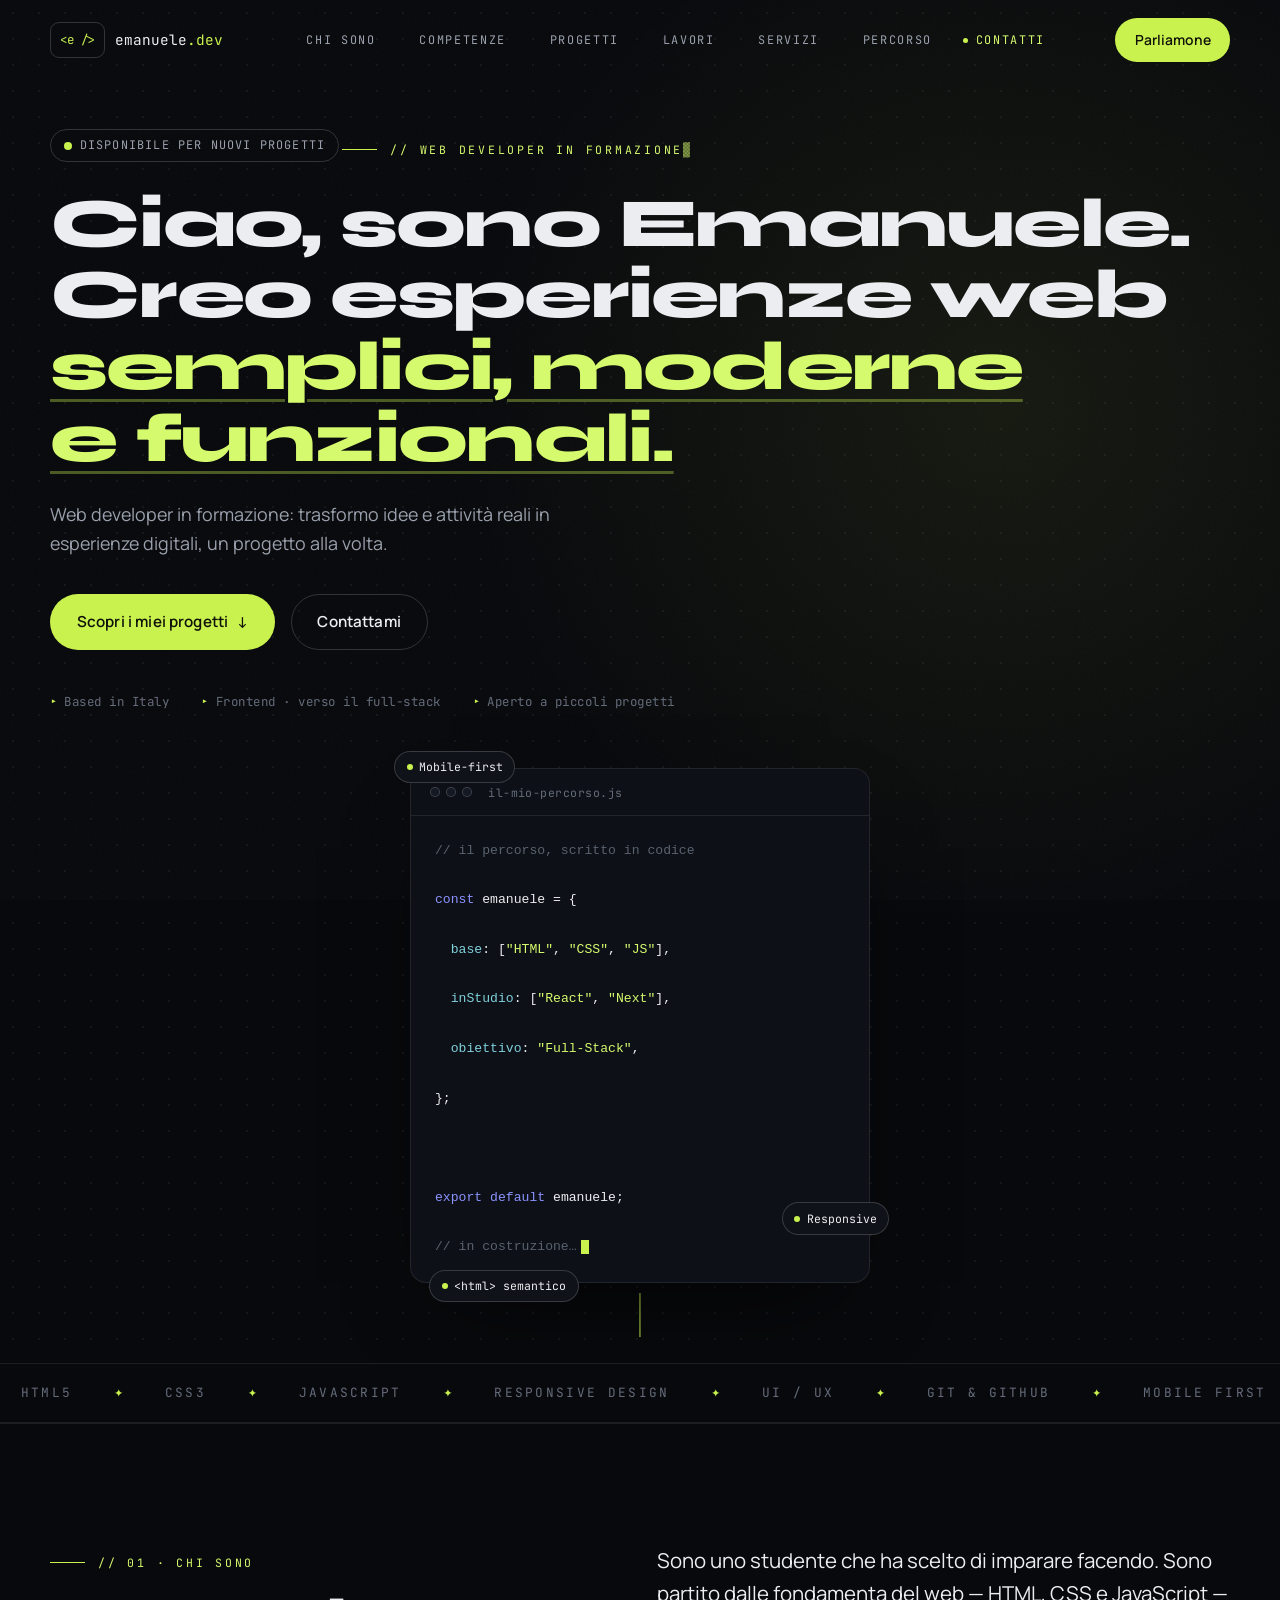
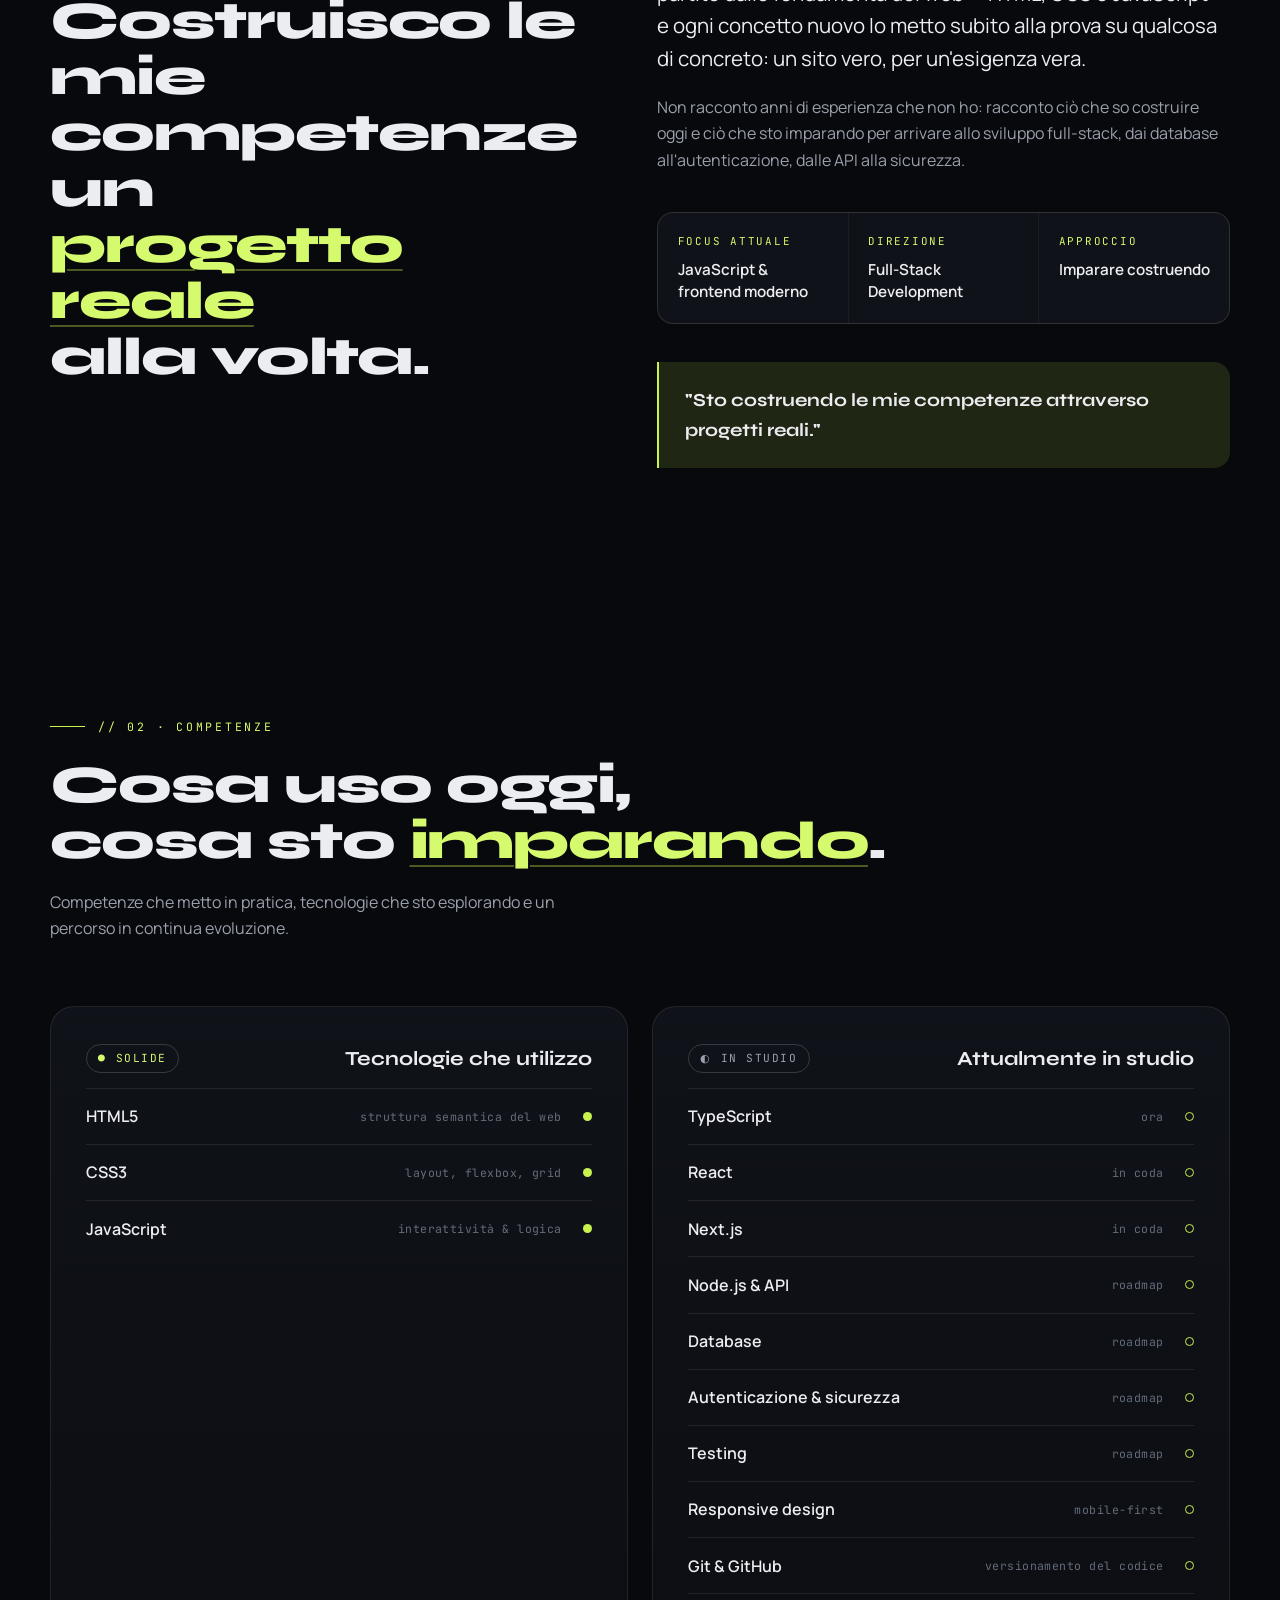
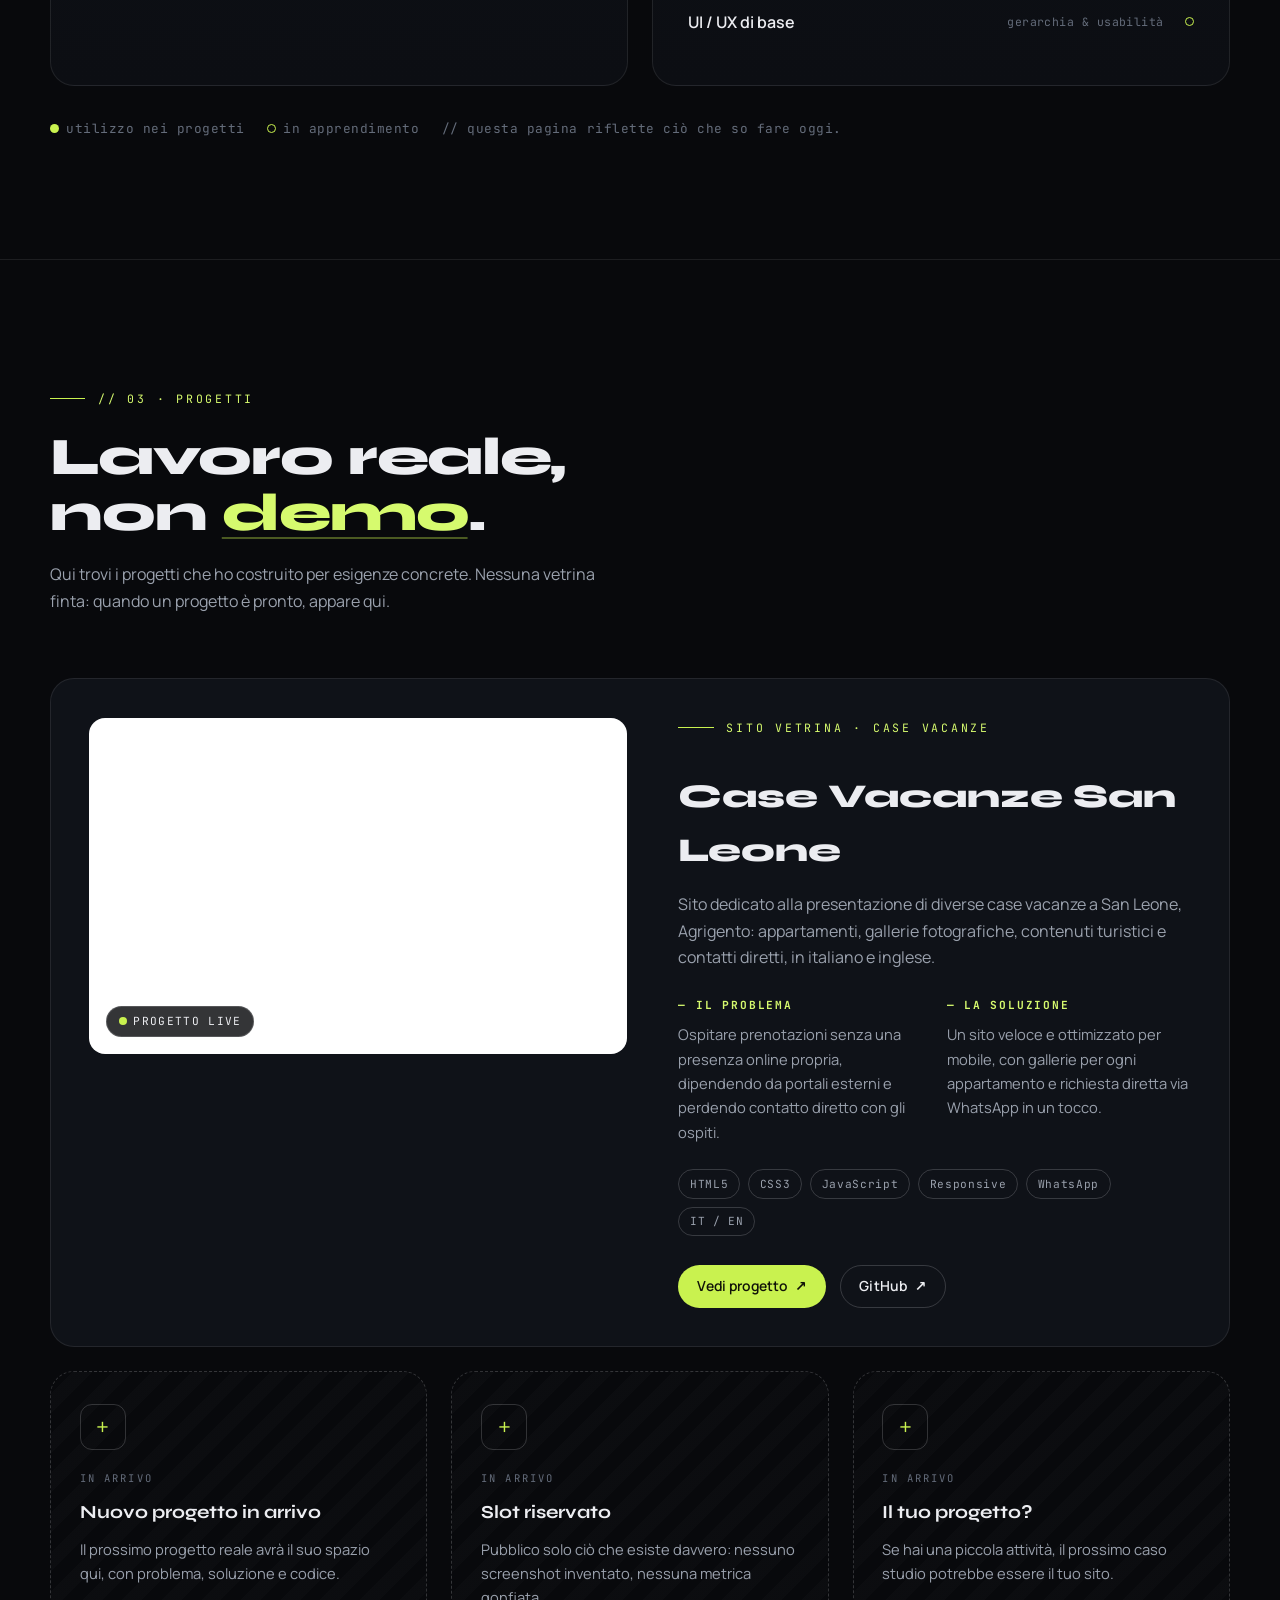
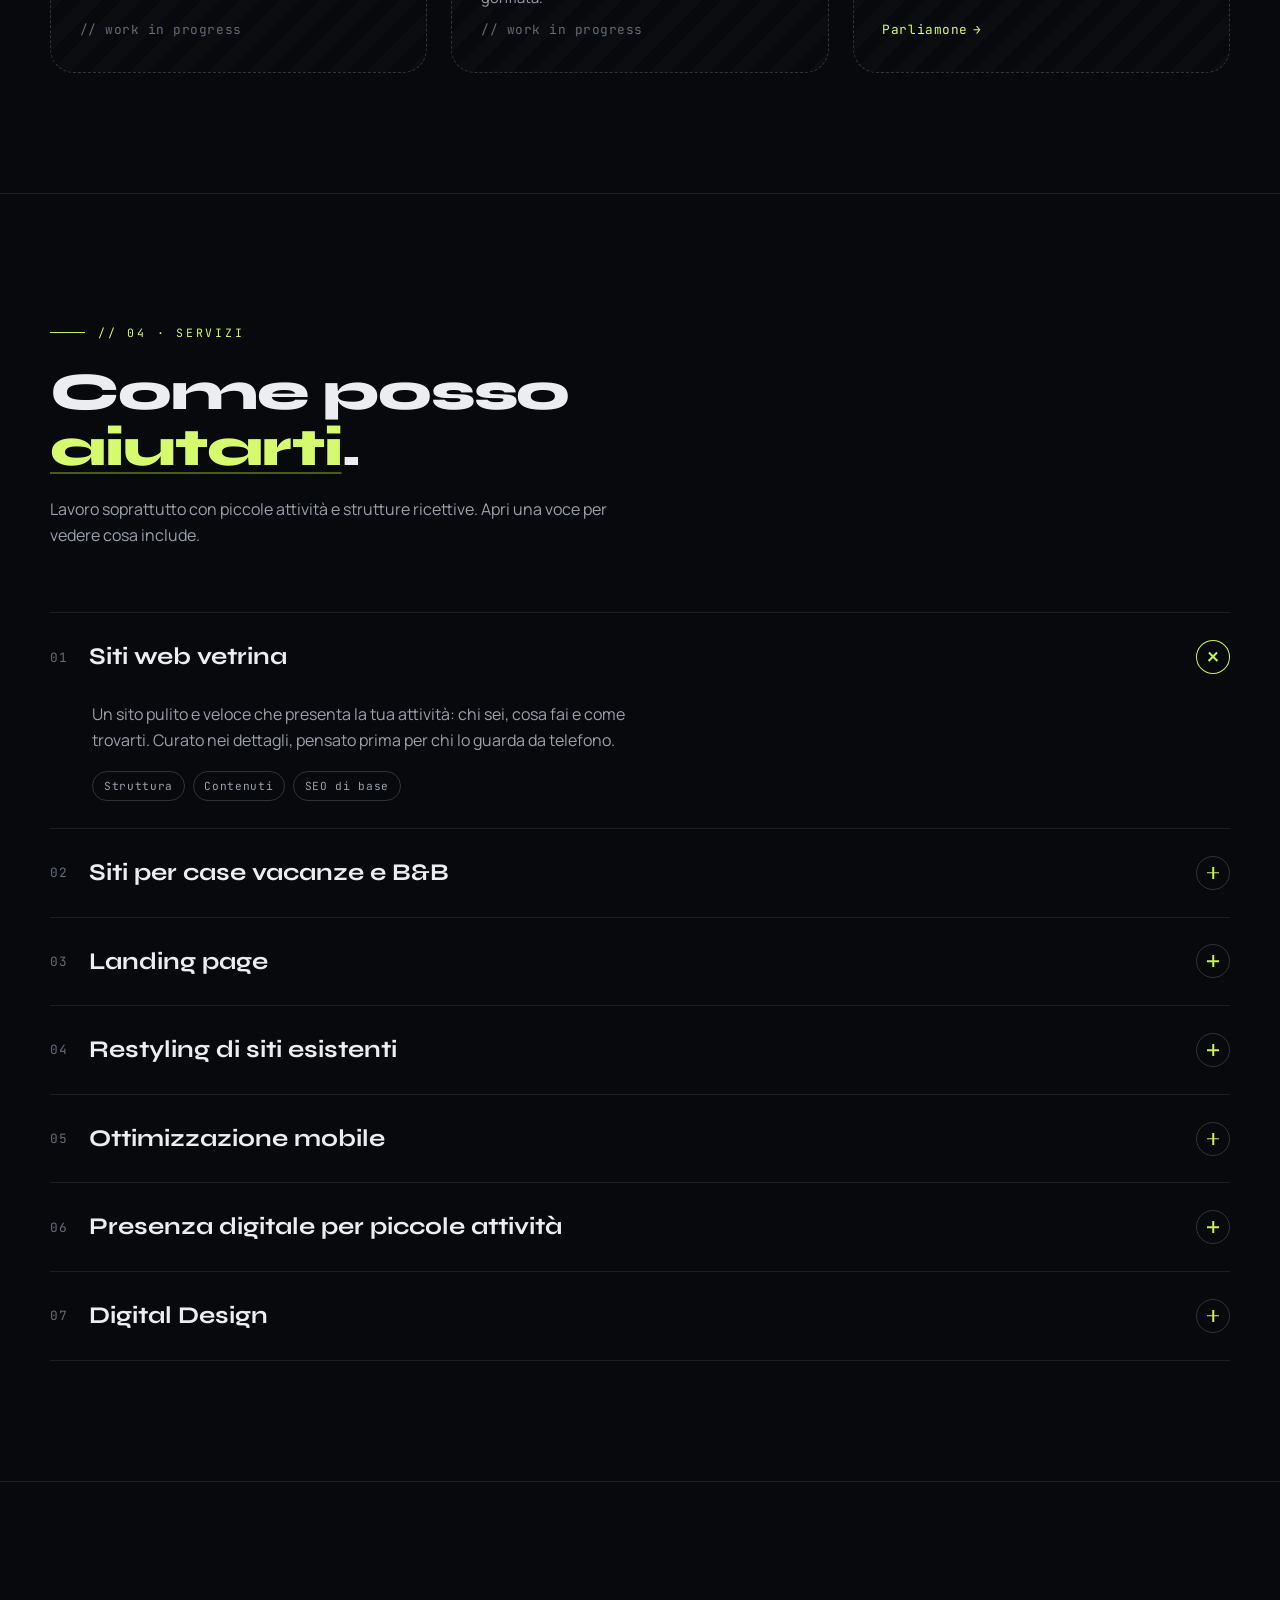
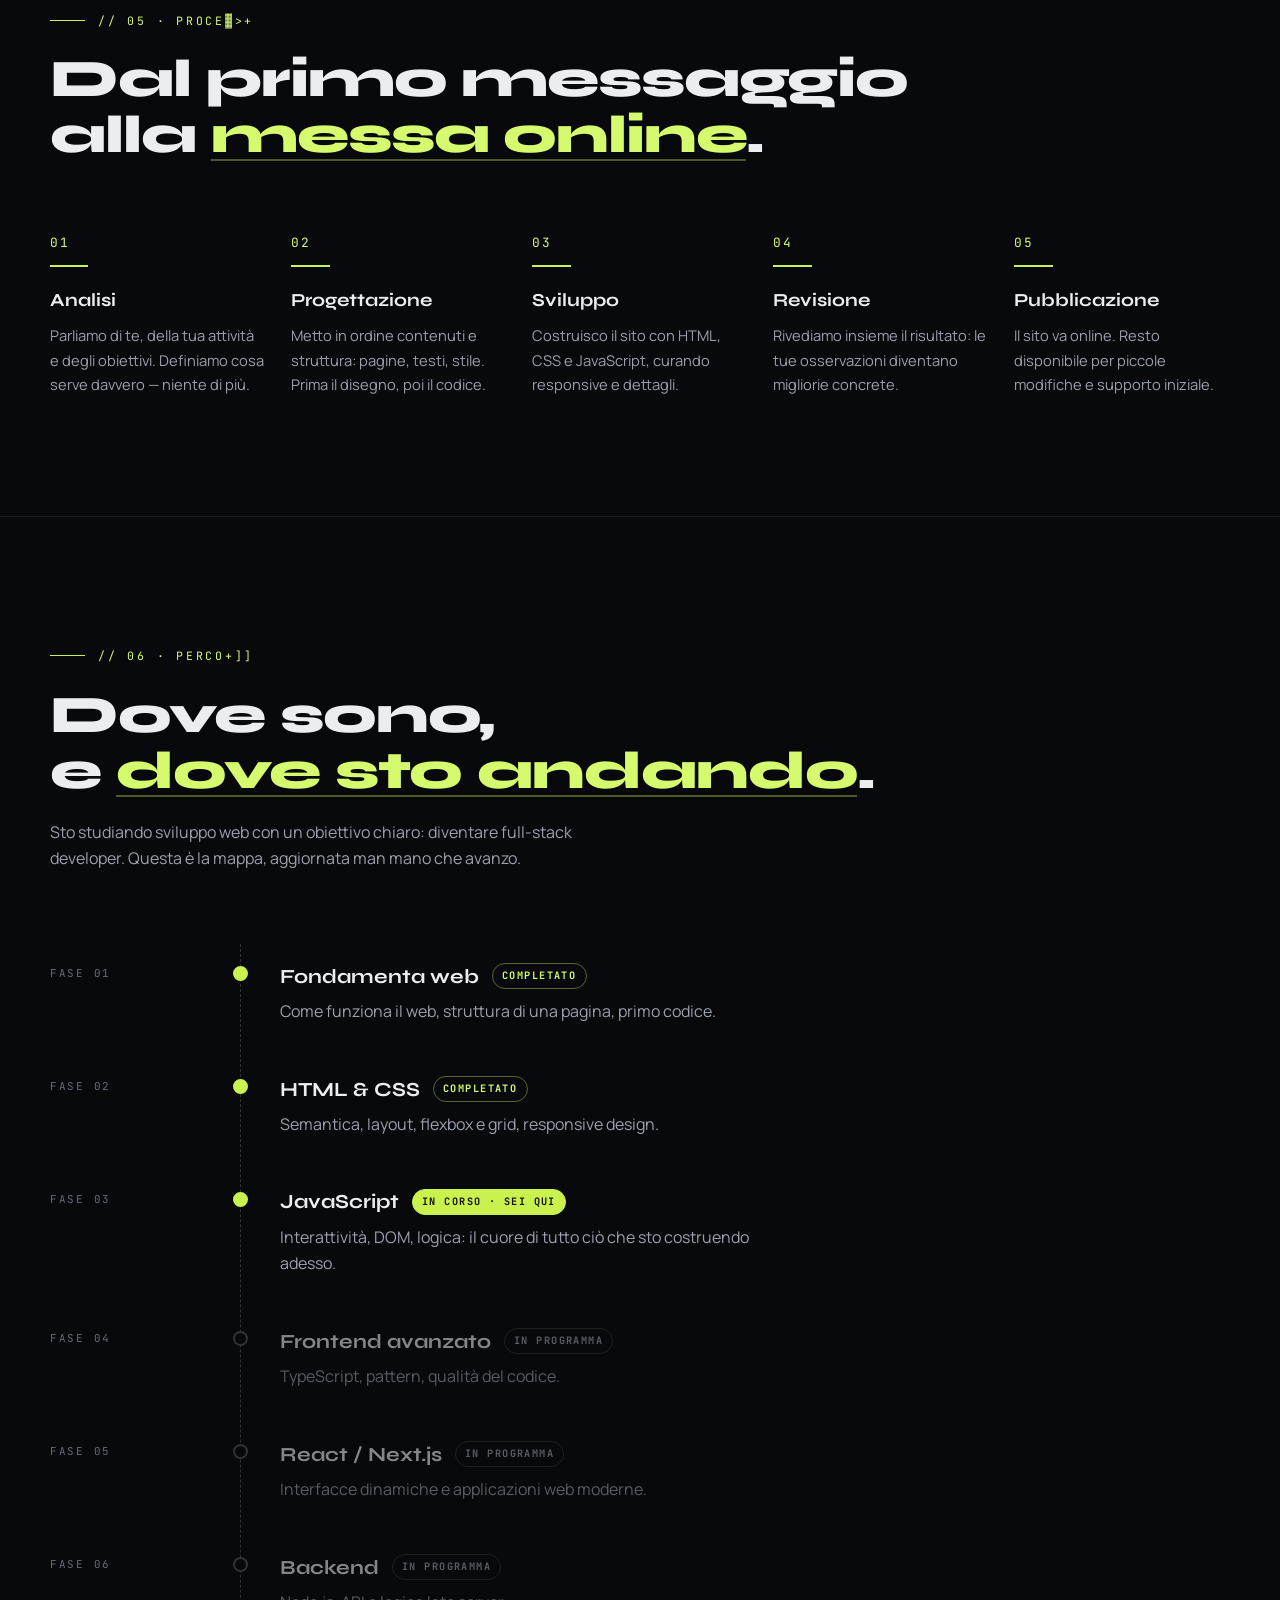
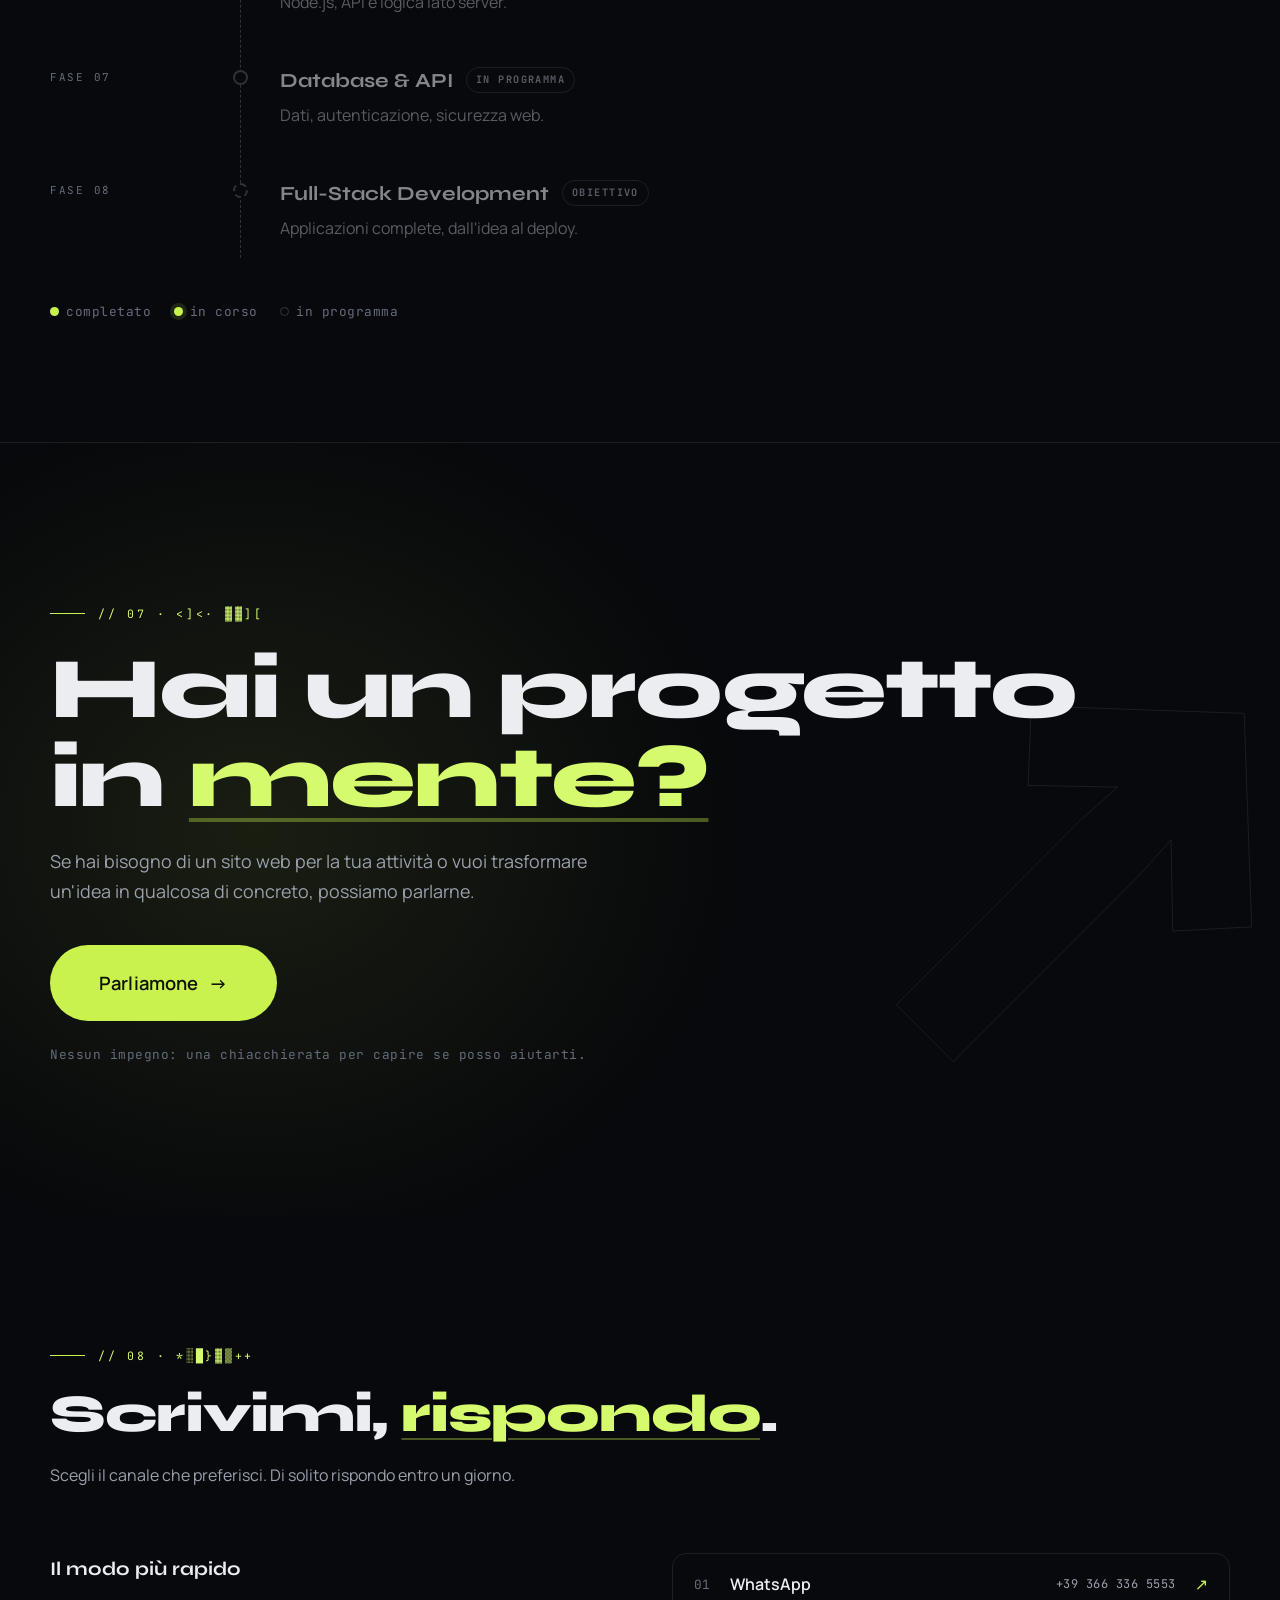
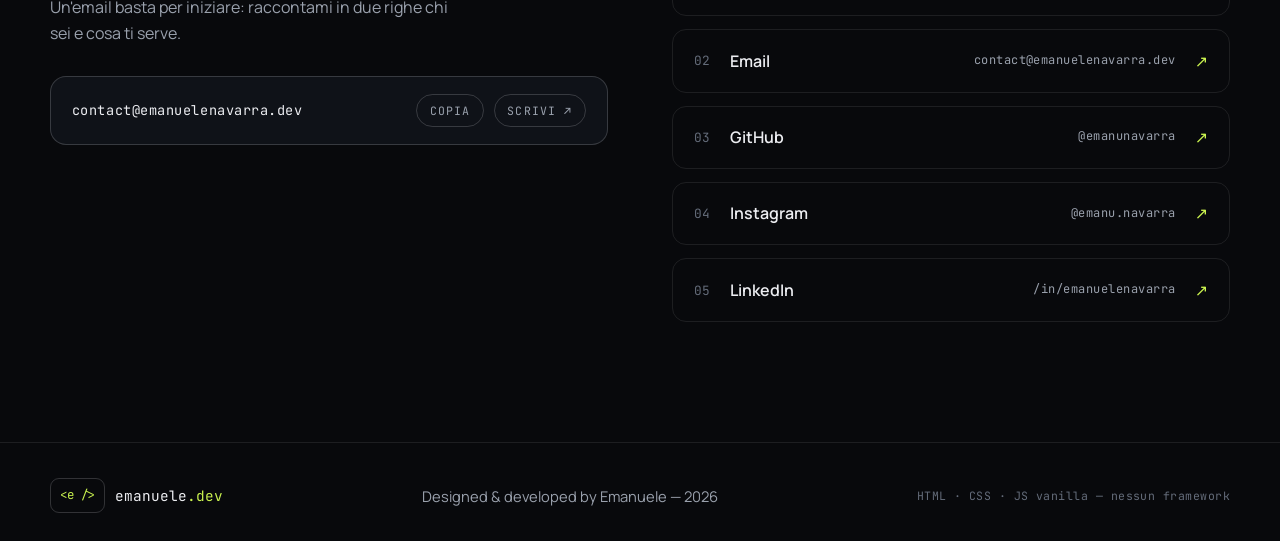
<file: index.html>
<!doctype html>
<html lang="it">
  <head>
    <meta charset="UTF-8" />
    <meta name="viewport" content="width=device-width, initial-scale=1.0" />
    <title>Emanuele — Web Developer | Siti web per piccole attività</title>
    <meta
      name="description"
      content="Sono Emanuele, web developer in formazione. Creo siti vetrina, landing page e siti per case vacanze: esperienze web semplici, moderne e funzionali."
    />
    <meta name="theme-color" content="#08090C" />

    <link rel="preconnect" href="https://fonts.googleapis.com" />
    <link rel="preconnect" href="https://fonts.gstatic.com" crossorigin />
    <link
      href="https://fonts.googleapis.com/css2?family=Syne:wght@700;800&family=Manrope:wght@400;500;600;700&family=JetBrains+Mono:wght@400;500;600&display=swap"
      rel="stylesheet"
    />

    <meta name="robots" content="follow" />
    <meta name="robots" content="index" />
    <link rel="canonical" href="http://emanuelenavarra.dev" />
    <meta http-equiv="X-UA-Compatible" content="ie=edge" />
    <!-- Anteprima social / WhatsApp -->
    <meta property="og:title" content="Emanuele Navarra | Web Developer" />

    <meta
      property="og:description"
      content="Portfolio di Emanuele Navarra. Sviluppo siti web, digital design e soluzioni digitali."
    />

    <meta property="og:type" content="website" />

    <meta property="og:url" content="https://emanuelenavarra.dev/" />

    <meta
      property="og:image"
      content="/assets/image/favicon.webp"
    />

    <meta property="og:image:width" content="1200" />
    <meta property="og:image:height" content="630" />

    <!-- Favicon -->
    <link
      rel="shortcut icon"
      href="assets/images/favicon.webp"
      type="image/png"
    />
    <link rel="apple-touch-icon" href="assets/images/favicon.png" />
    <link
      rel="icon"
      type="image/svg+xml"
      href="data:image/svg+xml,%3Csvg xmlns='http://www.w3.org/2000/svg' viewBox='0 0 100 100'%3E%3Crect width='100' height='100' fill='%2308090C'/%3E%3Ctext x='50' y='70' font-family='Monaco, monospace' font-size='60' font-weight='bold' fill='%23C9F24F' text-anchor='middle'%3Ee%3C/text%3E%3C/svg%3E"
    />
    <script>
      document.documentElement.classList.add("js");
    </script>

    <link rel="stylesheet" href="css/style.css" />
  </head>
  <body>
    <div class="noise" aria-hidden="true"></div>
    <a class="skip-link" href="#main">Salta al contenuto</a>

    <!-- ============ HEADER ============ -->
    <header class="site-header" id="top">
      <div class="container header-inner">
        <a
          href="#top"
          class="brand"
          aria-label="Torna all'inizio"
          onclick="
            event.preventDefault();
            window.scrollTo({ top: 0, left: 0, behavior: 'smooth' });
          "
        >
          <span class="brand-mark" aria-hidden="true">&lt;e /&gt;</span>

          <span class="brand-name">
            emanuele<span class="accent">.dev</span>
          </span>
        </a>

        <nav class="main-nav" aria-label="Navigazione principale">
          <ul>
            <li><a class="nav-link" href="#chi-sono">Chi sono</a></li>
            <li><a class="nav-link" href="#competenze">Competenze</a></li>
            <li><a class="nav-link" href="#progetti">Progetti</a></li>
            <li><a class="nav-link" href="works.html">Lavori</a></li>
            <li><a class="nav-link" href="#servizi">Servizi</a></li>
            <li><a class="nav-link" href="#percorso">Percorso</a></li>
            <li><a class="nav-link" href="#contatti">Contatti</a></li>
          </ul>
        </nav>

        <div class="header-actions">
          <a href="#contatti" class="btn btn-primary btn-sm header-cta"
            >Parliamone</a
          >
          <button
            class="menu-toggle"
            type="button"
            aria-expanded="false"
            aria-controls="mobile-menu"
          >
            <span class="menu-toggle-label">Menu</span>
            <span class="menu-toggle-icon" aria-hidden="true"
              ><span></span><span></span
            ></span>
          </button>
        </div>
      </div>
    </header>

    <!-- ============ MENU MOBILE ============ -->
    <div class="menu-overlay" id="mobile-menu" aria-hidden="true">
      <nav class="menu-nav" aria-label="Navigazione mobile">
        <ul>
          <li>
            <a href="#chi-sono" style="--i: 0"
              ><span class="menu-idx">01</span>Chi sono</a
            >
          </li>
          <li>
            <a href="#competenze" style="--i: 1"
              ><span class="menu-idx">02</span>Competenze</a
            >
          </li>
          <li>
            <a href="#progetti" style="--i: 2"
              ><span class="menu-idx">03</span>Progetti</a
            >
          </li>
          <li>
            <a href="works.html" style="--i: 3"
              ><span class="menu-idx">04</span>Lavori</a
            >
          </li>
          <li>
            <a href="#servizi" style="--i: 4"
              ><span class="menu-idx">05</span>Servizi</a
            >
          </li>
          <li>
            <a href="#percorso" style="--i: 5"
              ><span class="menu-idx">06</span>Percorso</a
            >
          </li>
          <li>
            <a href="#contatti" style="--i: 6"
              ><span class="menu-idx">07</span>Contatti</a
            >
          </li>
        </ul>
      </nav>
      <div class="menu-foot">
        <p class="mono">// disponibile per nuovi progetti</p>
        <p class="mono dim">Based in Italy</p>
      </div>
    </div>

    <main id="main">
      <!-- ============ HERO ============ -->
      <section class="hero" aria-label="Presentazione">
        <div class="container hero-grid">
          <div class="hero-copy">
            <p class="status-pill hero-el" style="--i: 0">
              <span class="dot-live" aria-hidden="true"></span>
              Disponibile per nuovi progetti
            </p>

            <p class="kicker mono hero-el" style="--i: 1" data-scramble>
              // web developer in formazione
            </p>

            <h1 class="hero-title">
              <span class="lm"
                ><span class="lm-in" style="--i: 2"
                  >Ciao, sono Emanuele.</span
                ></span
              >
              <span class="lm"
                ><span class="lm-in" style="--i: 3"
                  >Creo esperienze web</span
                ></span
              >
              <span class="lm"
                ><span class="lm-in" style="--i: 4"
                  ><em class="hl">semplici, moderne</em></span
                ></span
              >
              <span class="lm"
                ><span class="lm-in" style="--i: 5"
                  ><em class="hl">e funzionali.</em></span
                ></span
              >
            </h1>

            <p class="hero-sub hero-el" style="--i: 6">
              Web developer in formazione: trasformo idee e attività reali in
              esperienze digitali, un progetto alla volta.
            </p>

            <div class="hero-actions hero-el" style="--i: 7">
              <a href="#progetti" class="btn btn-primary"
                >Scopri i miei progetti <span aria-hidden="true">↓</span></a
              >
              <a href="#contatti" class="btn btn-ghost">Contattami</a>
            </div>

            <ul class="hero-meta mono" role="list">
              <li class="hero-el" style="--i: 8">
                <span aria-hidden="true">▸</span> Based in Italy
              </li>
              <li class="hero-el" style="--i: 9">
                <span aria-hidden="true">▸</span> Frontend · verso il full-stack
              </li>
              <li class="hero-el" style="--i: 10">
                <span aria-hidden="true">▸</span> Aperto a piccoli progetti
              </li>
            </ul>
          </div>

          <div class="hero-art" id="hero-art" aria-hidden="true">
            <div class="float-chip chip-a">
              <span class="chip-dot"></span> Mobile-first
            </div>
            <div class="float-chip chip-b">
              <span class="chip-dot"></span> Responsive
            </div>

            <div class="code-card">
              <div class="code-bar">
                <span class="code-dots"><i></i><i></i><i></i></span>
                <span class="code-file mono">il-mio-percorso.js</span>
              </div>
              <pre
                class="code-body"
              ><code><span class="c-line"><span class="c-cm">// il percorso, scritto in codice</span></span>
<span class="c-line"><span class="c-kw">const</span> <span class="c-var">emanuele</span> = {</span>
<span class="c-line">  <span class="c-key">base</span>: [<span class="c-str">"HTML"</span>, <span class="c-str">"CSS"</span>, <span class="c-str">"JS"</span>],</span>
<span class="c-line">  <span class="c-key">inStudio</span>: [<span class="c-str">"React"</span>, <span class="c-str">"Next"</span>],</span>
<span class="c-line">  <span class="c-key">obiettivo</span>: <span class="c-str">"Full-Stack"</span>,</span>
<span class="c-line">};</span>
<span class="c-line"> </span>
<span class="c-line"><span class="c-kw">export default</span> <span class="c-var">emanuele</span>;</span>
<span class="c-line"><span class="c-cm" data-scramble>// in costruzione…</span><span class="caret"></span></span></code></pre>
            </div>

            <div class="float-chip chip-c">
              <span class="chip-dot"></span> &lt;html&gt; semantico
            </div>
          </div>
        </div>

        <a
          class="scroll-cue"
          href="#chi-sono"
          aria-label="Vai alla sezione Chi sono"
        >
          <span class="mono">scroll</span><span class="cue-line"></span>
        </a>
      </section>

      <!-- ============ MARQUEE ============ -->
      <div class="marquee" aria-hidden="true">
        <div class="marquee-track">
          <span class="marquee-group">
            <span>HTML5</span><i>✦</i><span>CSS3</span><i>✦</i
            ><span>JavaScript</span><i>✦</i> <span>Responsive Design</span
            ><i>✦</i><span>UI / UX</span><i>✦</i><span>Git &amp; GitHub</span
            ><i>✦</i> <span>Mobile First</span><i>✦</i
            ><span>TypeScript → React → Next.js</span><i>✦</i>
          </span>
          <span class="marquee-group">
            <span>HTML5</span><i>✦</i><span>CSS3</span><i>✦</i
            ><span>JavaScript</span><i>✦</i> <span>Responsive Design</span
            ><i>✦</i><span>UI / UX</span><i>✦</i><span>Git &amp; GitHub</span
            ><i>✦</i> <span>Mobile First</span><i>✦</i
            ><span>TypeScript → React → Next.js</span><i>✦</i>
          </span>
        </div>
      </div>

      <!-- ============ CHI SONO ============ -->
      <section class="section about" id="chi-sono">
        <div class="container about-grid">
          <div class="about-left reveal">
            <p class="kicker mono" data-scramble>// 01 · chi sono</p>
            <h2 class="section-title">
              <span class="lm"
                ><span class="lm-in">Costruisco le mie</span></span
              >
              <span class="lm"><span class="lm-in">competenze un</span></span>
              <span class="lm"
                ><span class="lm-in"
                  ><em class="hl">progetto reale</em></span
                ></span
              >
              <span class="lm"><span class="lm-in">alla volta.</span></span>
            </h2>
          </div>

          <div class="about-right">
            <div class="reveal" style="--d: 0.05s">
              <p class="lead">
                Sono uno studente che ha scelto di imparare facendo. Sono
                partito dalle fondamenta del web — HTML, CSS e JavaScript — e
                ogni concetto nuovo lo metto subito alla prova su qualcosa di
                concreto: un sito vero, per un'esigenza vera.
              </p>
              <p>
                Non racconto anni di esperienza che non ho: racconto ciò che so
                costruire oggi e ciò che sto imparando per arrivare allo
                sviluppo full-stack, dai database all'autenticazione, dalle API
                alla sicurezza.
              </p>
            </div>

            <div class="about-stats reveal" style="--d: 0.15s">
              <div class="stat">
                <span class="stat-label mono">Focus attuale</span>
                <p class="stat-value">JavaScript &amp; frontend moderno</p>
              </div>
              <div class="stat">
                <span class="stat-label mono">Direzione</span>
                <p class="stat-value">Full-Stack Development</p>
              </div>
              <div class="stat">
                <span class="stat-label mono">Approccio</span>
                <p class="stat-value">Imparare costruendo</p>
              </div>
            </div>

            <blockquote class="about-quote reveal" style="--d: 0.25s">
              <p>
                "Sto costruendo le mie competenze attraverso progetti reali."
              </p>
            </blockquote>
          </div>
        </div>
      </section>

      <!-- ============ COMPETENZE ============ -->
      <section class="section skills" id="competenze">
        <div class="container">
          <div class="section-head reveal">
            <p class="kicker mono" data-scramble>// 02 · competenze</p>
            <h2 class="section-title">
              <span class="lm"><span class="lm-in">Cosa uso oggi,</span></span>
              <span class="lm"
                ><span class="lm-in"
                  >cosa sto <em class="hl">imparando</em>.</span
                ></span
              >
            </h2>
            <p class="section-lead">
              Competenze che metto in pratica, tecnologie che sto esplorando e
              un percorso in continua evoluzione.
            </p>
          </div>

          <div class="skills-grid">
            <article class="skill-panel reveal">
              <div class="skill-panel-head">
                <span class="skill-tag mono">● solide</span>
                <h3>Tecnologie che utilizzo</h3>
              </div>
              <ul class="skill-list">
                <li>
                  <span class="skill-name">HTML5</span
                  ><span class="skill-level mono"
                    >struttura semantica del web</span
                  ><span class="skill-dot solid"></span>
                </li>
                <li>
                  <span class="skill-name">CSS3</span
                  ><span class="skill-level mono">layout, flexbox, grid</span
                  ><span class="skill-dot solid"></span>
                </li>
                <li>
                  <span class="skill-name">JavaScript</span
                  ><span class="skill-level mono"
                    >interattività &amp; logica</span
                  ><span class="skill-dot solid"></span>
                </li>
              </ul>
            </article>

            <article class="skill-panel reveal" style="--d: 0.12s">
              <div class="skill-panel-head">
                <span class="skill-tag mono learning-tag">◐ in studio</span>
                <h3>Attualmente in studio</h3>
              </div>
              <ul class="skill-list">
                <li>
                  <span class="skill-name">TypeScript</span
                  ><span class="skill-level mono">ora</span
                  ><span class="skill-dot learning"></span>
                </li>
                <li>
                  <span class="skill-name">React</span
                  ><span class="skill-level mono">in coda</span
                  ><span class="skill-dot learning"></span>
                </li>
                <li>
                  <span class="skill-name">Next.js</span
                  ><span class="skill-level mono">in coda</span
                  ><span class="skill-dot learning"></span>
                </li>
                <li>
                  <span class="skill-name">Node.js &amp; API</span
                  ><span class="skill-level mono">roadmap</span
                  ><span class="skill-dot learning"></span>
                </li>
                <li>
                  <span class="skill-name">Database</span
                  ><span class="skill-level mono">roadmap</span
                  ><span class="skill-dot learning"></span>
                </li>
                <li>
                  <span class="skill-name">Autenticazione &amp; sicurezza</span
                  ><span class="skill-level mono">roadmap</span
                  ><span class="skill-dot learning"></span>
                </li>
                <li>
                  <span class="skill-name">Testing</span
                  ><span class="skill-level mono">roadmap</span
                  ><span class="skill-dot learning"></span>
                </li>
                <li>
                  <span class="skill-name">Responsive design</span
                  ><span class="skill-level mono">mobile-first</span
                  ><span class="skill-dot learning"></span>
                </li>
                <li>
                  <span class="skill-name">Git &amp; GitHub</span
                  ><span class="skill-level mono">versionamento del codice</span
                  ><span class="skill-dot learning"></span>
                </li>
                <li>
                  <span class="skill-name">UI / UX di base</span
                  ><span class="skill-level mono"
                    >gerarchia &amp; usabilità</span
                  ><span class="skill-dot learning"></span>
                </li>
              </ul>
            </article>
          </div>

          <p class="skill-note mono reveal">
            <span class="legend"
              ><span class="skill-dot solid"></span> utilizzo nei progetti</span
            >
            <span class="legend"
              ><span class="skill-dot learning"></span> in apprendimento</span
            >
            <span>// questa pagina riflette ciò che so fare oggi.</span>
          </p>
        </div>
      </section>

      <!-- ============ PROGETTI ============ -->
      <section class="section projects" id="progetti">
        <div class="container">
          <div class="section-head reveal">
            <p class="kicker mono" data-scramble>// 03 · progetti</p>
            <h2 class="section-title">
              <span class="lm"><span class="lm-in">Lavoro reale,</span></span>
              <span class="lm"
                ><span class="lm-in">non <em class="hl">demo</em>.</span></span
              >
            </h2>
            <p class="section-lead">
              Qui trovi i progetti che ho costruito per esigenze concrete.
              Nessuna vetrina finta: quando un progetto è pronto, appare qui.
            </p>
          </div>

          <article class="featured reveal">
            <div class="featured-media live-preview">
              <iframe
                src="https://casevacanzesanleone.it"
                title="Anteprima live del sito Case Vacanze San Leone"
                loading="lazy"
                tabindex="-1"
              ></iframe>

              <a
                class="live-preview-link"
                href="https://casevacanzesanleone.it"
                target="_blank"
                rel="noopener"
                aria-label="Apri il sito Case Vacanze San Leone"
              ></a>

              <span class="frame-tag mono">
                <span class="dot-live"></span> Progetto live
              </span>
            </div>

            <div class="featured-body">
              <p class="kicker mono">Sito vetrina · Case vacanze</p>
              <h3 class="featured-title">Case Vacanze San Leone</h3>
              <p class="featured-desc">
                Sito dedicato alla presentazione di diverse case vacanze a San
                Leone, Agrigento: appartamenti, gallerie fotografiche, contenuti
                turistici e contatti diretti, in italiano e inglese.
              </p>

              <div class="featured-ps">
                <div>
                  <h4 class="mono">— Il problema</h4>
                  <p>
                    Ospitare prenotazioni senza una presenza online propria,
                    dipendendo da portali esterni e perdendo contatto diretto
                    con gli ospiti.
                  </p>
                </div>
                <div>
                  <h4 class="mono">— La soluzione</h4>
                  <p>
                    Un sito veloce e ottimizzato per mobile, con gallerie per
                    ogni appartamento e richiesta diretta via WhatsApp in un
                    tocco.
                  </p>
                </div>
              </div>

              <ul class="tags" role="list">
                <li>HTML5</li>
                <li>CSS3</li>
                <li>JavaScript</li>
                <li>Responsive</li>
                <li>WhatsApp</li>
                <li>IT / EN</li>
              </ul>

              <div class="featured-actions">
                <!-- URL reale del sito -->
                <a
                  href="https://casevacanzesanleone.it"
                  class="btn btn-primary btn-sm"
                  target="_blank"
                  rel="noopener"
                  >Vedi progetto <span aria-hidden="true">↗</span></a
                >
                <!-- Repository GitHub, se pubblico -->
                <a href="#" class="btn btn-ghost btn-sm"
                  >GitHub <span aria-hidden="true">↗</span></a
                >
              </div>
            </div>
          </article>

          <div class="ph-grid">
            <article class="ph-card reveal">
              <div class="ph-icon" aria-hidden="true">+</div>
              <span class="ph-tag mono">In arrivo</span>
              <h3>Nuovo progetto in arrivo</h3>
              <p>
                Il prossimo progetto reale avrà il suo spazio qui, con problema,
                soluzione e codice.
              </p>
              <span class="ph-hint mono">// work in progress</span>
            </article>

            <article class="ph-card reveal" style="--d: 0.1s">
              <div class="ph-icon" aria-hidden="true">+</div>
              <span class="ph-tag mono">In arrivo</span>
              <h3>Slot riservato</h3>
              <p>
                Pubblico solo ciò che esiste davvero: nessuno screenshot
                inventato, nessuna metrica gonfiata.
              </p>
              <span class="ph-hint mono">// work in progress</span>
            </article>

            <article class="ph-card reveal" style="--d: 0.2s">
              <div class="ph-icon" aria-hidden="true">+</div>
              <span class="ph-tag mono">In arrivo</span>
              <h3>Il tuo progetto?</h3>
              <p>
                Se hai una piccola attività, il prossimo caso studio potrebbe
                essere il tuo sito.
              </p>
              <a class="ph-link mono" href="#contatti"
                >Parliamone <span aria-hidden="true">→</span></a
              >
            </article>
          </div>
        </div>
      </section>

      <!-- ============ SERVIZI ============ -->
      <section class="section services" id="servizi" id:gatto>
        <div class="container">
          <div class="section-head reveal">
            <p class="kicker mono" data-scramble>// 04 · servizi</p>
            <h2 class="section-title">
              <span class="lm"><span class="lm-in">Come posso</span></span>
              <span class="lm"
                ><span class="lm-in"><em class="hl">aiutarti</em>.</span></span
              >
            </h2>
            <p class="section-lead">
              Lavoro soprattutto con piccole attività e strutture ricettive.
              Apri una voce per vedere cosa include.
            </p>
          </div>

          <div class="acc reveal">
            <div class="acc-item is-open">
              <button class="acc-head" type="button" aria-expanded="true">
                <span class="acc-idx mono">01</span>
                <span class="acc-title">Siti web vetrina</span>
                <span class="acc-icon" aria-hidden="true"></span>
              </button>
              <div class="acc-panel">
                <div class="acc-inner">
                  <p class="acc-desc">
                    Un sito pulito e veloce che presenta la tua attività: chi
                    sei, cosa fai e come trovarti. Curato nei dettagli, pensato
                    prima per chi lo guarda da telefono.
                  </p>
                  <ul class="tags" role="list">
                    <li>Struttura</li>
                    <li>Contenuti</li>
                    <li>SEO di base</li>
                  </ul>
                </div>
              </div>
            </div>

            <div class="acc-item">
              <button class="acc-head" type="button" aria-expanded="false">
                <span class="acc-idx mono">02</span>
                <span class="acc-title">Siti per case vacanze e B&amp;B</span>
                <span class="acc-icon" aria-hidden="true"></span>
              </button>
              <div class="acc-panel">
                <div class="acc-inner">
                  <p class="acc-desc">
                    Gallerie fotografiche, presentazione degli alloggi,
                    contenuti sul territorio e richieste dirette via WhatsApp o
                    email, anche in più lingue.
                  </p>
                  <ul class="tags" role="list">
                    <li>Gallerie</li>
                    <li>Contatto diretto</li>
                    <li>IT / EN</li>
                  </ul>
                </div>
              </div>
            </div>

            <div class="acc-item">
              <button class="acc-head" type="button" aria-expanded="false">
                <span class="acc-idx mono">03</span>
                <span class="acc-title">Landing page</span>
                <span class="acc-icon" aria-hidden="true"></span>
              </button>
              <div class="acc-panel">
                <div class="acc-inner">
                  <p class="acc-desc">
                    Una pagina singola, focalizzata su un solo obiettivo: farti
                    contattare, vendere un servizio o lanciare un'idea. Poche
                    parole, ben ordinate.
                  </p>
                  <ul class="tags" role="list">
                    <li>Obiettivo unico</li>
                    <li>CTA chiara</li>
                    <li>Caricamento rapido</li>
                  </ul>
                </div>
              </div>
            </div>

            <div class="acc-item">
              <button class="acc-head" type="button" aria-expanded="false">
                <span class="acc-idx mono">04</span>
                <span class="acc-title">Restyling di siti esistenti</span>
                <span class="acc-icon" aria-hidden="true"></span>
              </button>
              <div class="acc-panel">
                <div class="acc-inner">
                  <p class="acc-desc">
                    Il tuo sito c'è ma non ti rappresenta più? Aggiorno grafica,
                    struttura e leggibilità mantenendo i tuoi contenuti, oppure
                    riscrivendoli con te.
                  </p>
                  <ul class="tags" role="list">
                    <li>Nuova veste</li>
                    <li>Contenuti riorganizzati</li>
                    <li>Più leggibile</li>
                  </ul>
                </div>
              </div>
            </div>

            <div class="acc-item">
              <button class="acc-head" type="button" aria-expanded="false">
                <span class="acc-idx mono">05</span>
                <span class="acc-title">Ottimizzazione mobile</span>
                <span class="acc-icon" aria-hidden="true"></span>
              </button>
              <div class="acc-panel">
                <div class="acc-inner">
                  <p class="acc-desc">
                    La maggior parte dei visitatori arriva da smartphone.
                    Verifico e correggo layout, velocità e usabilità del tuo
                    sito su ogni schermo.
                  </p>
                  <ul class="tags" role="list">
                    <li>Responsive</li>
                    <li>Velocità</li>
                    <li>Usabilità</li>
                  </ul>
                </div>
              </div>
            </div>

            <div class="acc-item">
              <button class="acc-head" type="button" aria-expanded="false">
                <span class="acc-idx mono">06</span>
                <span class="acc-title"
                  >Presenza digitale per piccole attività</span
                >
                <span class="acc-icon" aria-hidden="true"></span>
              </button>
              <div class="acc-panel">
                <div class="acc-inner">
                  <p class="acc-desc">
                    Profilo social curato, contenuti grafici coerenti e piccoli
                    strumenti digitali: tutto ciò che serve per essere trovati e
                    riconosciuti online.
                  </p>
                  <ul class="tags" role="list">
                    <li>Social</li>
                    <li>Grafica</li>
                    <li>Contenuti</li>
                  </ul>
                </div>
              </div>
            </div>

            <div class="acc-item">
              <button class="acc-head" type="button" aria-expanded="false">
                <span class="acc-idx mono">07</span>
                <span class="acc-title">Digital Design</span>
                <span class="acc-icon" aria-hidden="true"></span>
              </button>
              <div class="acc-panel">
                <div class="acc-inner">
                  <p class="acc-desc">
                    Contenuti visivi moderni e coerenti per aiutare attività e
                    brand a comunicare online in modo più professionale: il
                    complemento naturale di ogni presenza web che costruisco.
                  </p>
                  <p class="acc-micro">
                    Social Graphics · Promotional Design · Visual Identity
                  </p>
                  <ul class="tags" role="list">
                    <li>Locandine</li>
                    <li>Grafiche promozionali</li>
                    <li>Social content</li>
                    <li>Loghi</li>
                    <li>Visual identity</li>
                    <li>Materiali digitali</li>
                  </ul>
                  <a class="ph-link mono" href="works.html"
                    >Esplora i lavori <span aria-hidden="true">↗</span></a
                  >
                </div>
              </div>
            </div>
          </div>
        </div>
      </section>

      <!-- ============ PROCESSO ============ -->
      <section class="section process" aria-label="Processo di lavoro">
        <div class="container">
          <p class="kicker mono reveal" data-scramble>// 05 · processo</p>
          <h2 class="section-title reveal">
            <span class="lm"
              ><span class="lm-in">Dal primo messaggio</span></span
            >
            <span class="lm"
              ><span class="lm-in"
                >alla <em class="hl">messa online</em>.</span
              ></span
            >
          </h2>

          <ol class="steps" role="list">
            <li class="step reveal" style="--d: 0s">
              <span class="step-num mono">01</span
              ><span class="step-bar" aria-hidden="true"></span>
              <h3>Analisi</h3>
              <p>
                Parliamo di te, della tua attività e degli obiettivi. Definiamo
                cosa serve davvero — niente di più.
              </p>
            </li>
            <li class="step reveal" style="--d: 0.08s">
              <span class="step-num mono">02</span
              ><span class="step-bar" aria-hidden="true"></span>
              <h3>Progettazione</h3>
              <p>
                Metto in ordine contenuti e struttura: pagine, testi, stile.
                Prima il disegno, poi il codice.
              </p>
            </li>
            <li class="step reveal" style="--d: 0.16s">
              <span class="step-num mono">03</span
              ><span class="step-bar" aria-hidden="true"></span>
              <h3>Sviluppo</h3>
              <p>
                Costruisco il sito con HTML, CSS e JavaScript, curando
                responsive e dettagli.
              </p>
            </li>
            <li class="step reveal" style="--d: 0.24s">
              <span class="step-num mono">04</span
              ><span class="step-bar" aria-hidden="true"></span>
              <h3>Revisione</h3>
              <p>
                Rivediamo insieme il risultato: le tue osservazioni diventano
                migliorie concrete.
              </p>
            </li>
            <li class="step reveal" style="--d: 0.32s">
              <span class="step-num mono">05</span
              ><span class="step-bar" aria-hidden="true"></span>
              <h3>Pubblicazione</h3>
              <p>
                Il sito va online. Resto disponibile per piccole modifiche e
                supporto iniziale.
              </p>
            </li>
          </ol>
        </div>
      </section>

      <!-- ============ PERCORSO ============ -->
      <section class="section journey" id="percorso">
        <div class="container">
          <div class="section-head reveal">
            <p class="kicker mono" data-scramble>// 06 · percorso</p>
            <h2 class="section-title">
              <span class="lm"><span class="lm-in">Dove sono,</span></span>
              <span class="lm"
                ><span class="lm-in"
                  >e <em class="hl">dove sto andando</em>.</span
                ></span
              >
            </h2>
            <p class="section-lead">
              Sto studiando sviluppo web con un obiettivo chiaro: diventare
              full-stack developer. Questa è la mappa, aggiornata man mano che
              avanzo.
            </p>
          </div>

          <div class="tl-wrap reveal">
            <ol class="tl" role="list">
              <li class="tl-item done">
                <span class="tl-phase mono">Fase 01</span>
                <span class="tl-node" aria-hidden="true"></span>
                <div class="tl-body">
                  <h3>
                    Fondamenta web
                    <span class="tl-status mono">Completato</span>
                  </h3>
                  <p>
                    Come funziona il web, struttura di una pagina, primo codice.
                  </p>
                </div>
              </li>
              <li class="tl-item done">
                <span class="tl-phase mono">Fase 02</span>
                <span class="tl-node" aria-hidden="true"></span>
                <div class="tl-body">
                  <h3>
                    HTML &amp; CSS
                    <span class="tl-status mono">Completato</span>
                  </h3>
                  <p>Semantica, layout, flexbox e grid, responsive design.</p>
                </div>
              </li>
              <li class="tl-item current">
                <span class="tl-phase mono">Fase 03</span>
                <span class="tl-node" aria-hidden="true"></span>
                <div class="tl-body">
                  <h3>
                    JavaScript
                    <span class="tl-status mono">In corso · sei qui</span>
                  </h3>
                  <p>
                    Interattività, DOM, logica: il cuore di tutto ciò che sto
                    costruendo adesso.
                  </p>
                </div>
              </li>
              <li class="tl-item">
                <span class="tl-phase mono">Fase 04</span>
                <span class="tl-node" aria-hidden="true"></span>
                <div class="tl-body">
                  <h3>
                    Frontend avanzato
                    <span class="tl-status mono">In programma</span>
                  </h3>
                  <p>TypeScript, pattern, qualità del codice.</p>
                </div>
              </li>
              <li class="tl-item">
                <span class="tl-phase mono">Fase 05</span>
                <span class="tl-node" aria-hidden="true"></span>
                <div class="tl-body">
                  <h3>
                    React / Next.js
                    <span class="tl-status mono">In programma</span>
                  </h3>
                  <p>Interfacce dinamiche e applicazioni web moderne.</p>
                </div>
              </li>
              <li class="tl-item">
                <span class="tl-phase mono">Fase 06</span>
                <span class="tl-node" aria-hidden="true"></span>
                <div class="tl-body">
                  <h3>
                    Backend <span class="tl-status mono">In programma</span>
                  </h3>
                  <p>Node.js, API e logica lato server.</p>
                </div>
              </li>
              <li class="tl-item">
                <span class="tl-phase mono">Fase 07</span>
                <span class="tl-node" aria-hidden="true"></span>
                <div class="tl-body">
                  <h3>
                    Database &amp; API
                    <span class="tl-status mono">In programma</span>
                  </h3>
                  <p>Dati, autenticazione, sicurezza web.</p>
                </div>
              </li>
              <li class="tl-item goal">
                <span class="tl-phase mono">Fase 08</span>
                <span class="tl-node" aria-hidden="true"></span>
                <div class="tl-body">
                  <h3>
                    Full-Stack Development
                    <span class="tl-status mono">Obiettivo</span>
                  </h3>
                  <p>Applicazioni complete, dall'idea al deploy.</p>
                </div>
              </li>
            </ol>
          </div>

          <p class="tl-legend mono reveal">
            <span class="legend"
              ><span class="skill-dot solid"></span> completato</span
            >
            <span class="legend"
              ><span class="skill-dot current-dot"></span> in corso</span
            >
            <span class="legend"
              ><span class="skill-dot hollow"></span> in programma</span
            >
          </p>
        </div>
      </section>

      <!-- ============ CTA FINALE ============ -->
      <section class="cta" aria-label="Contattami">
        <span class="cta-arrow" aria-hidden="true">↗</span>
        <div class="container">
          <p class="kicker mono reveal" data-scramble>// 07 · next step</p>
          <h2 class="cta-title">
            <span class="lm"><span class="lm-in">Hai un progetto</span></span>
            <span class="lm"
              ><span class="lm-in">in <em class="hl">mente?</em></span></span
            >
          </h2>
          <p class="cta-text reveal" style="--d: 0.15s">
            Se hai bisogno di un sito web per la tua attività o vuoi trasformare
            un'idea in qualcosa di concreto, possiamo parlarne.
          </p>
          <div class="reveal" style="--d: 0.25s">
            <a
              href="mailto:contact@emanuelenavarra.dev"
              class="btn btn-primary btn-xl"
            >
              Parliamone <span aria-hidden="true">→</span>
            </a>
          </div>
          <p class="cta-note mono reveal" style="--d: 0.35s">
            Nessun impegno: una chiacchierata per capire se posso aiutarti.
          </p>
        </div>
      </section>

      <!-- ============ CONTATTI ============ -->
      <section class="section contacts" id="contatti">
        <div class="container">
          <div class="section-head reveal">
            <p class="kicker mono" data-scramble>// 08 · contatti</p>
            <h2 class="section-title">
              <span class="lm"
                ><span class="lm-in"
                  >Scrivimi, <em class="hl">rispondo</em>.</span
                ></span
              >
            </h2>
            <p class="section-lead">
              Scegli il canale che preferisci. Di solito rispondo entro un
              giorno.
            </p>
          </div>

          <div class="contacts-grid">
            <div class="contact-left reveal">
              <h3 class="contact-sub">Il modo più rapido</h3>
              <p>
                Un'email basta per iniziare: raccontami in due righe chi sei e
                cosa ti serve.
              </p>

              <div class="email-card">
                <span class="email-addr mono" id="email-value"
                  >contact@emanuelenavarra.dev</span
                >
                <div class="email-actions">
                  <button
                    class="copy-btn mono"
                    type="button"
                    data-copy="contact@emanuelenavarra.dev"
                  >
                    Copia
                  </button>
                  <a
                    class="copy-btn mono"
                    href="mailto:contact@emanuelenavarra.dev"
                    >Scrivi ↗</a
                  >
                </div>
              </div>
            </div>

            <div class="channels reveal" style="--d: 0.12s">
              <a
                class="channel"
                href="https://wa.me/393663365553"
                target="_blank"
                rel="noopener"
              >
                <span class="ch-idx mono">01</span>
                <span class="ch-name">WhatsApp</span>
                <span class="ch-value mono">+39 366 336 5553</span>
                <span class="ch-arrow" aria-hidden="true">↗</span>
              </a>
              <a class="channel" href="mailto:contact@emanuelenavarra.dev">
                <span class="ch-idx mono">02</span>
                <span class="ch-name">Email</span>
                <span class="ch-value mono">contact@emanuelenavarra.dev</span>
                <span class="ch-arrow" aria-hidden="true">↗</span>
              </a>
              <a
                class="channel"
                href="https://github.com/emanunavarra"
                target="_blank"
                rel="noopener"
              >
                <span class="ch-idx mono">03</span>
                <span class="ch-name">GitHub</span>
                <span class="ch-value mono">@emanunavarra</span>
                <span class="ch-arrow" aria-hidden="true">↗</span>
              </a>
              <a
                class="channel"
                href="https://instagram.com/emanu.navarra"
                target="_blank"
                rel="noopener"
              >
                <span class="ch-idx mono">04</span>
                <span class="ch-name">Instagram</span>
                <span class="ch-value mono">@emanu.navarra</span>
                <span class="ch-arrow" aria-hidden="true">↗</span>
              </a>
              <a
                class="channel"
                href="https://www.linkedin.com/in/emanuele-navarra-0b55762a9?utm_source=share_via&utm_content=profile&utm_medium=member_ios"
                target="_blank"
                rel="noopener"
              >
                <span class="ch-idx mono">05</span>
                <span class="ch-name">LinkedIn</span>
                <span class="ch-value mono">/in/emanuelenavarra</span>
                <span class="ch-arrow" aria-hidden="true">↗</span>
              </a>
            </div>
          </div>
        </div>
      </section>
    </main>

    <!-- ============ FOOTER ============ -->
    <footer class="site-footer">
      <div class="container footer-inner">
        <a href="#top" class="brand" aria-label="Torna all'inizio">
          <span class="brand-mark" aria-hidden="true">&lt;e /&gt;</span>
          <span class="brand-name"
            >emanuele<span class="accent">.dev</span></span
          >
        </a>
        <p class="footer-line">
          Designed &amp; developed by Emanuele — <span id="year"></span>
        </p>
        <p class="footer-tech mono">
          HTML · CSS · JS vanilla — nessun framework
        </p>
      </div>
    </footer>

    <button class="to-top" type="button" aria-label="Torna all'inizio">
      ↑
    </button>
    <div class="toast mono" role="status" aria-live="polite"></div>

    <script src="js/script.js"></script>
  </body>
</html>
</file>
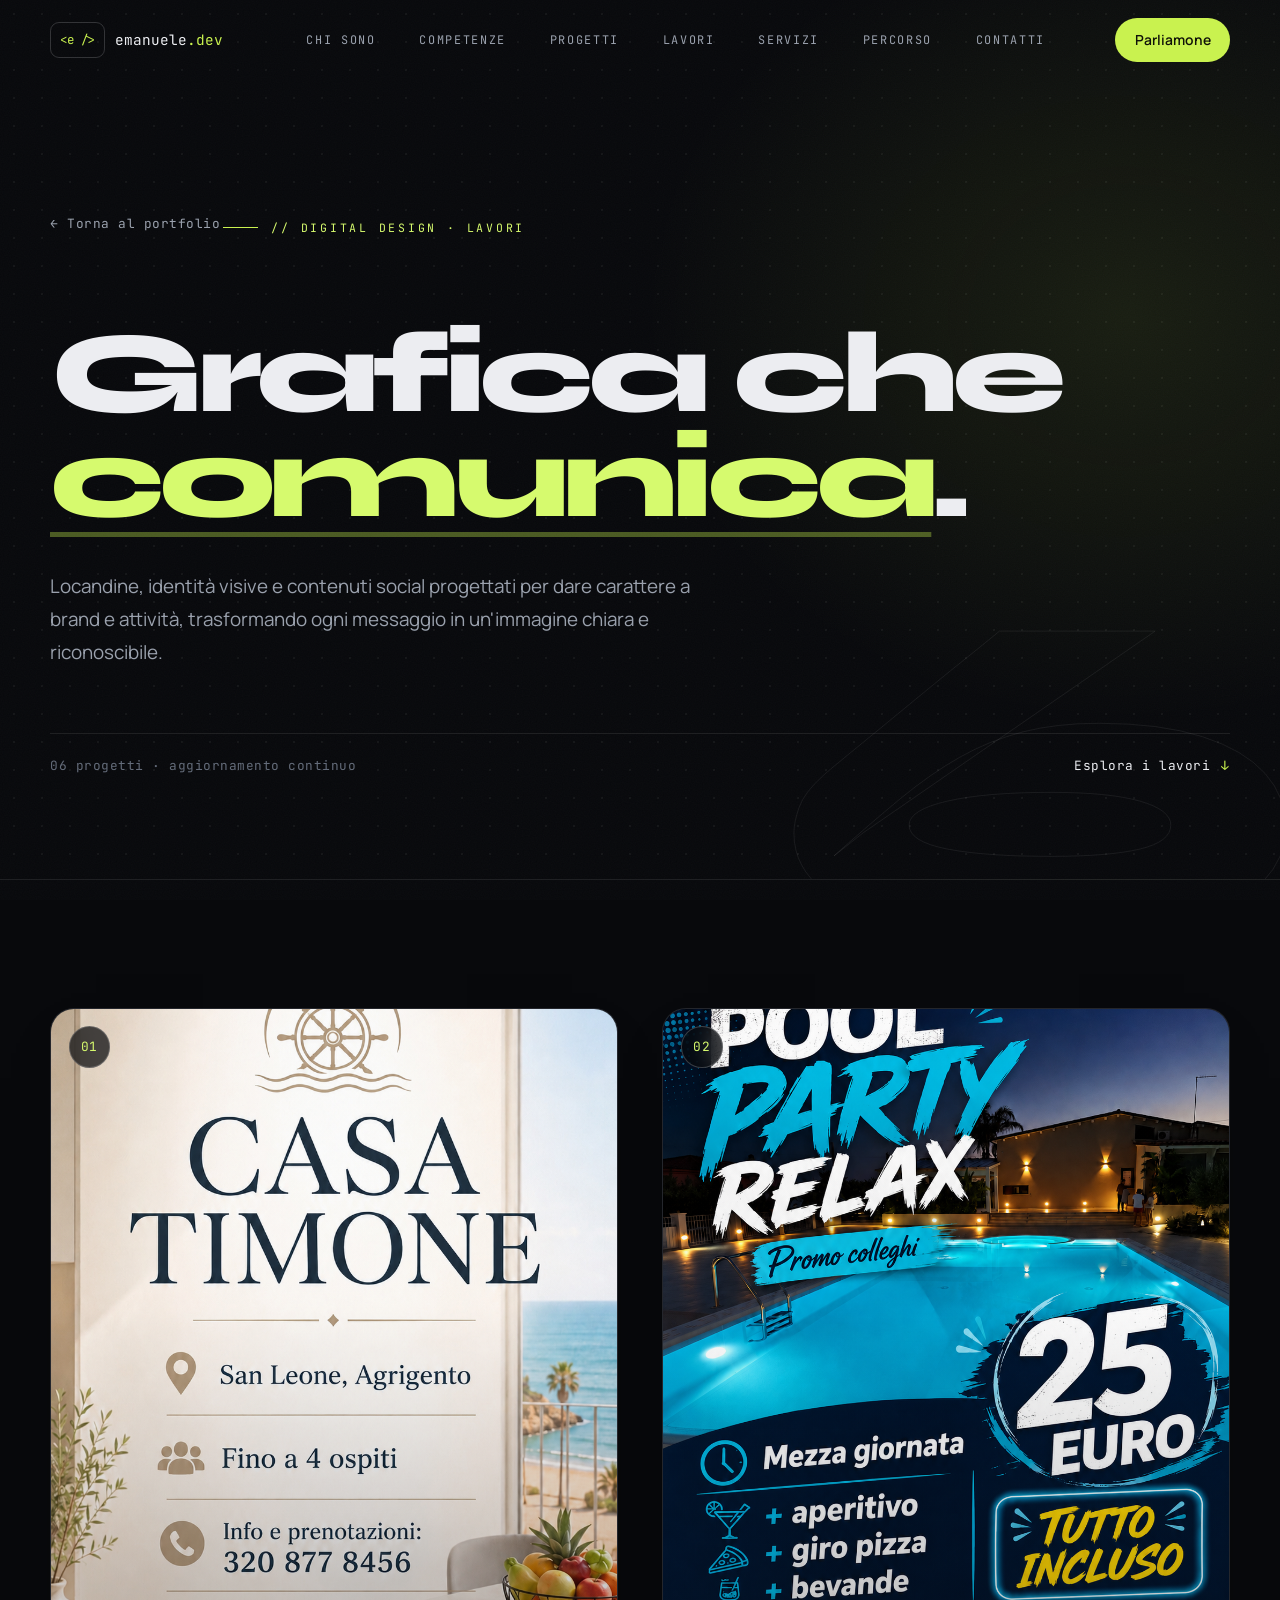
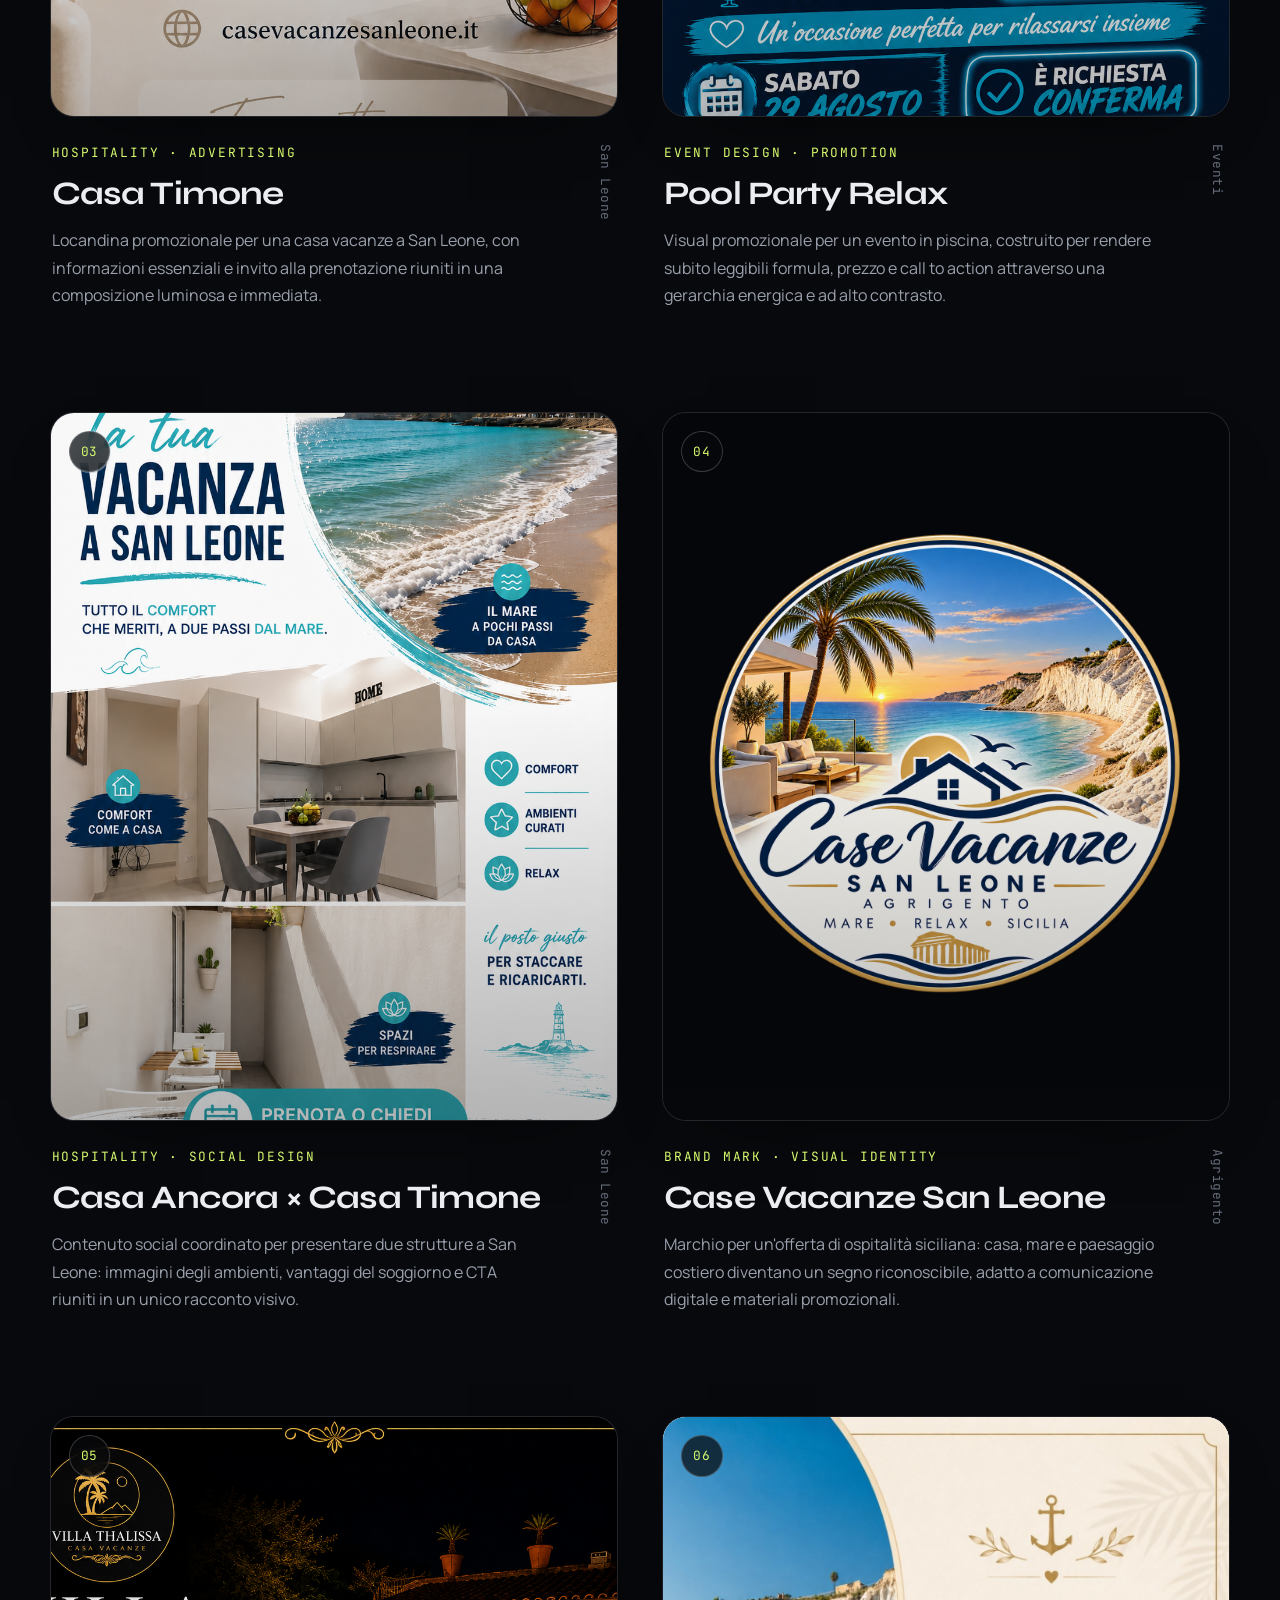
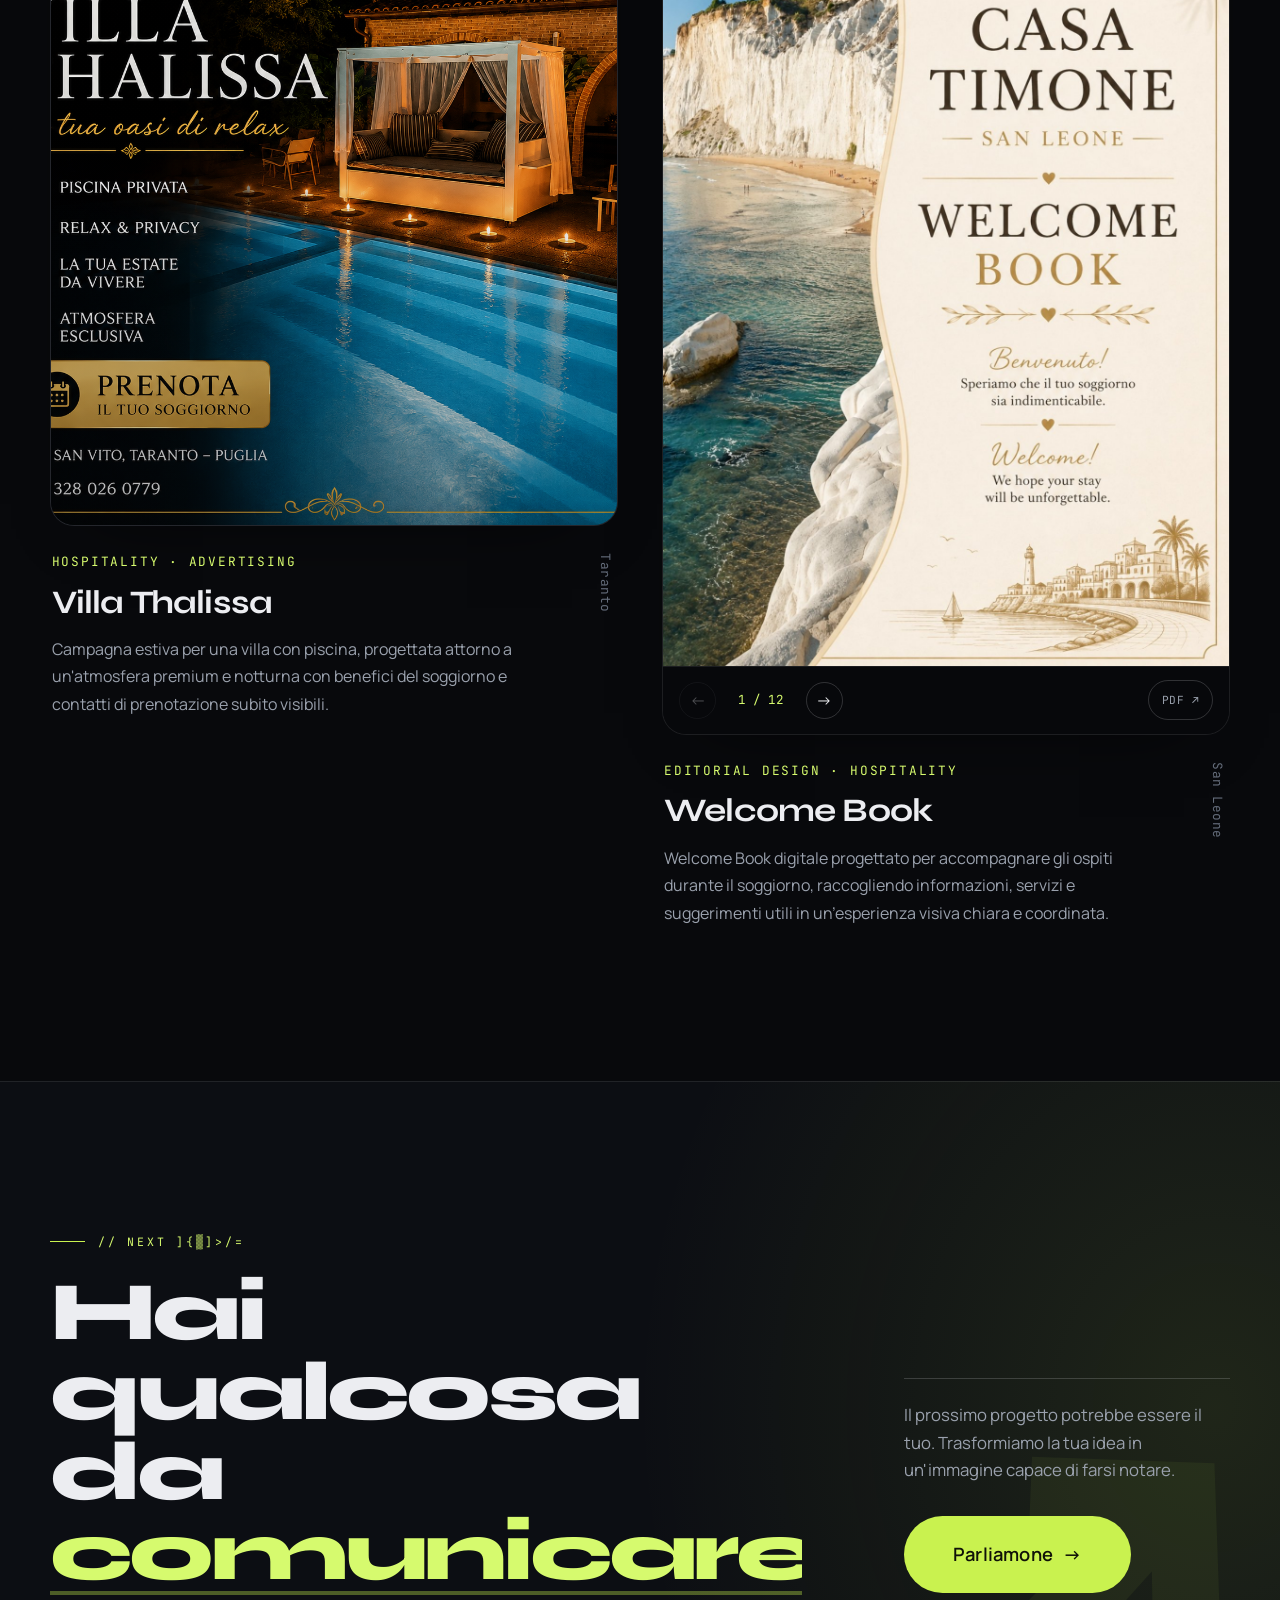
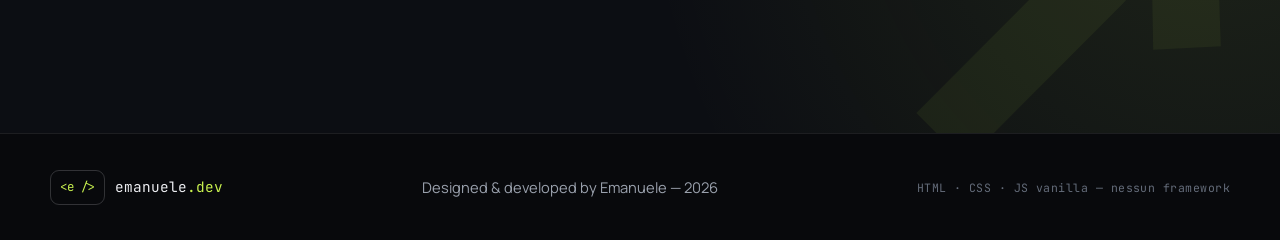
<file: works.html>
<!doctype html>
<html lang="it">
  <head>
    <meta charset="UTF-8" />
    <meta name="viewport" content="width=device-width, initial-scale=1.0" />
    <title>Lavori di Digital Design — Emanuele</title>
    <meta
      name="description"
      content="Una selezione dei miei lavori di digital design: locandine, loghi, social content e identità visive per attività e brand."
    />
    <meta name="theme-color" content="#08090C" />
    <meta property="og:type" content="website" />
    <meta property="og:locale" content="it_IT" />
    <meta property="og:title" content="Grafica che comunica — Emanuele" />
    <meta
      property="og:description"
      content="Digital design, identità visive e contenuti promozionali progettati per dare carattere a brand e attività."
    />
    <meta
      property="og:image"
      content="assets/images/grafica-che-comunica-og.png"
    />
    <meta property="og:image:width" content="1200" />
    <meta property="og:image:height" content="630" />
    <meta
      property="og:image:alt"
      content="Grafica che comunica — Digital Design · Selected Works"
    />
    <meta name="twitter:card" content="summary_large_image" />
    <meta name="twitter:title" content="Grafica che comunica — Emanuele" />
    <meta
      name="twitter:description"
      content="Digital design, identità visive e contenuti promozionali progettati per dare carattere a brand e attività."
    />
    <meta
      name="twitter:image"
      content="assets/images/grafica-che-comunica-og.png"
    />

    <link rel="preconnect" href="https://fonts.googleapis.com" />
    <link rel="preconnect" href="https://fonts.gstatic.com" crossorigin />
    <link
      href="https://fonts.googleapis.com/css2?family=Syne:wght@700;800&amp;family=Manrope:wght@400;500;600;700&amp;family=JetBrains+Mono:wght@400;500;600&amp;display=swap"
      rel="stylesheet"
    />

    <link
      rel="icon"
      type="image/svg+xml"
      href="data:image/svg+xml,%3Csvg xmlns='http://www.w3.org/2000/svg' viewBox='0 0 100 100'%3E%3Crect width='100' height='100' fill='%2308090C'/%3E%3Ctext x='50' y='70' font-family='Monaco, monospace' font-size='60' font-weight='bold' fill='%23C9F24F' text-anchor='middle'%3Ee%3C/text%3E%3C/svg%3E"
    />
    <script>
      document.documentElement.classList.add("js");
    </script>

    <link rel="stylesheet" href="css/style.css" />
    <link rel="stylesheet" href="css/works.css" />
  </head>
  <body class="works-page">
    <div class="noise" aria-hidden="true"></div>
    <a class="skip-link" href="#main">Salta al contenuto</a>

    <!-- ============ HEADER (stesso del portfolio, link al portfolio) ============ -->
    <header class="site-header" id="top">
      <div class="container header-inner">
        <a
          href="index.html"
          class="brand"
          aria-label="Emanuele — torna al portfolio"
        >
          <span class="brand-mark" aria-hidden="true">&lt;e /&gt;</span>
          <span class="brand-name"
            >emanuele<span class="accent">.dev</span></span
          >
        </a>

        <nav class="main-nav" aria-label="Navigazione principale">
          <ul>
            <li><a class="nav-link" href="index.html#chi-sono">Chi sono</a></li>
            <li>
              <a class="nav-link" href="index.html#competenze">Competenze</a>
            </li>
            <li><a class="nav-link" href="index.html#progetti">Progetti</a></li>
            <li><a class="nav-link" href="works.html">Lavori</a></li>
            <li><a class="nav-link" href="index.html#servizi">Servizi</a></li>
            <li><a class="nav-link" href="index.html#percorso">Percorso</a></li>
            <li><a class="nav-link" href="index.html#contatti">Contatti</a></li>
          </ul>
        </nav>

        <div class="header-actions">
          <a
            href="index.html#contatti"
            class="btn btn-primary btn-sm header-cta"
            >Parliamone</a
          >
          <button
            class="menu-toggle"
            type="button"
            aria-expanded="false"
            aria-controls="mobile-menu"
          >
            <span class="menu-toggle-label">Menu</span>
            <span class="menu-toggle-icon" aria-hidden="true"
              ><span></span><span></span
            ></span>
          </button>
        </div>
      </div>
    </header>

    <!-- ============ MENU MOBILE ============ -->
    <div class="menu-overlay" id="mobile-menu" aria-hidden="true">
      <nav class="menu-nav" aria-label="Navigazione mobile">
        <ul>
          <li>
            <a href="index.html#chi-sono" style="--i: 0"
              ><span class="menu-idx">01</span>Chi sono</a
            >
          </li>
          <li>
            <a href="index.html#competenze" style="--i: 1"
              ><span class="menu-idx">02</span>Competenze</a
            >
          </li>
          <li>
            <a href="index.html#progetti" style="--i: 2"
              ><span class="menu-idx">03</span>Progetti</a
            >
          </li>
          <li>
            <a href="works.html" style="--i: 3"
              ><span class="menu-idx">04</span>Lavori</a
            >
          </li>
          <li>
            <a href="index.html#servizi" style="--i: 4"
              ><span class="menu-idx">05</span>Servizi</a
            >
          </li>
          <li>
            <a href="index.html#percorso" style="--i: 5"
              ><span class="menu-idx">06</span>Percorso</a
            >
          </li>
          <li>
            <a href="index.html#contatti" style="--i: 6"
              ><span class="menu-idx">07</span>Contatti</a
            >
          </li>
        </ul>
      </nav>
      <div class="menu-foot">
        <p class="mono">// disponibile per nuovi progetti</p>
        <p class="mono dim">Based in Italy</p>
      </div>
    </div>

    <main id="main">
      <!-- ============ INTESTAZIONE PAGINA ============ -->
      <section class="works-hero">
        <div class="container">
          <a class="back-link mono" href="index.html">← Torna al portfolio</a>

          <p class="kicker mono" data-scramble>// digital design · lavori</p>
          <h1 class="works-title">
            <span class="lm"><span class="lm-in">Grafica che</span></span>
            <span class="lm"
              ><span class="lm-in"><em class="hl">comunica</em>.</span></span
            >
          </h1>
          <p class="works-lead">
            Locandine, identità visive e contenuti social progettati per dare
            carattere a brand e attività, trasformando ogni messaggio in
            un'immagine chiara e riconoscibile.
          </p>
          <div class="works-hero-meta">
            <p class="works-count mono">06 progetti · aggiornamento continuo</p>
            <a class="works-scroll mono" href="#selected-works">
              Esplora i lavori <span aria-hidden="true">↓</span>
            </a>
          </div>
        </div>
      </section>

      <!-- ============ GRIGLIA LAVORI ============ -->
      <section
        class="works-section"
        id="selected-works"
        aria-label="Lavori di digital design"
      >
        <div class="container">
          <div class="works-grid">
            <!-- 01 · card larga in evidenza -->
            <article class="work-card reveal">
              <a
                class="work-media"
                href="assets/works/progetto-01.PNG"
                target="_blank"
                rel="noopener"
                aria-label="Apri il progetto Casa Timone a dimensione intera"
              >
                <img
                  src="assets/works/progetto-01.PNG"
                  alt="Locandina promozionale Casa Timone, casa vacanze a San Leone"
                  loading="lazy"
                  width="1200"
                  height="900"
                />
                <span class="work-idx mono">01</span>
                <span class="work-overlay mono"
                  >Vedi progetto <span aria-hidden="true">↗</span></span
                >
              </a>
              <div class="work-body">
                <span class="work-cat mono">Hospitality · Advertising</span>
                <h2 class="work-title">Casa Timone</h2>
                <p class="work-desc">
                  Locandina promozionale per una casa vacanze a San Leone, con
                  informazioni essenziali e invito alla prenotazione riuniti in
                  una composizione luminosa e immediata.
                </p>
                <span class="work-year mono">San Leone</span>
              </div>
            </article>

            <!-- 02 -->
            <article class="work-card reveal" style="--d: 0.08s">
              <a
                class="work-media"
                href="assets/works/progetto-02.PNG"
                target="_blank"
                rel="noopener"
                aria-label="Apri il progetto Pool Party Relax a dimensione intera"
              >
                <img
                  src="assets/works/progetto-02.PNG"
                  alt="Locandina Pool Party Relax con piscina, offerta e dettagli dell'evento"
                  loading="lazy"
                  width="900"
                  height="675"
                />
                <span class="work-idx mono">02</span>
                <span class="work-overlay mono"
                  >Vedi progetto <span aria-hidden="true">↗</span></span
                >
              </a>
              <div class="work-body">
                <span class="work-cat mono">Event Design · Promotion</span>
                <h2 class="work-title">Pool Party Relax</h2>
                <p class="work-desc">
                  Visual promozionale per un evento in piscina, costruito per
                  rendere subito leggibili formula, prezzo e call to action
                  attraverso una gerarchia energica e ad alto contrasto.
                </p>
                <span class="work-year mono">Eventi</span>
              </div>
            </article>

            <!-- 03 -->
            <article class="work-card reveal" style="--d: 0.16s">
              <a
                class="work-media"
                href="assets/works/progetto-03.PNG"
                target="_blank"
                rel="noopener"
                aria-label="Apri il progetto Casa Ancora e Casa Timone a dimensione intera"
              >
                <img
                  src="assets/works/progetto-03.PNG"
                  alt="Grafica promozionale delle case vacanze Casa Ancora e Casa Timone"
                  loading="lazy"
                  width="900"
                  height="675"
                />
                <span class="work-idx mono">03</span>
                <span class="work-overlay mono"
                  >Vedi progetto <span aria-hidden="true">↗</span></span
                >
              </a>
              <div class="work-body">
                <span class="work-cat mono">Hospitality · Social Design</span>
                <h2 class="work-title">Casa Ancora × Casa Timone</h2>
                <p class="work-desc">
                  Contenuto social coordinato per presentare due strutture a San
                  Leone: immagini degli ambienti, vantaggi del soggiorno e CTA
                  riuniti in un unico racconto visivo.
                </p>
                <span class="work-year mono">San Leone</span>
              </div>
            </article>

            <!-- 04 -->
            <article class="work-card reveal" style="--d: 0.08s">
              <a
                class="work-media work-media--contain"
                href="assets/works/progetto-04.PNG"
                target="_blank"
                rel="noopener"
                aria-label="Apri il logo Case Vacanze San Leone a dimensione intera"
              >
                <img
                  src="assets/works/progetto-04.PNG"
                  alt="Logo circolare Case Vacanze San Leone con mare, casa e costa siciliana"
                  loading="lazy"
                  width="900"
                  height="675"
                />
                <span class="work-idx mono">04</span>
                <span class="work-overlay mono"
                  >Vedi progetto <span aria-hidden="true">↗</span></span
                >
              </a>
              <div class="work-body">
                <span class="work-cat mono">Brand Mark · Visual Identity</span>
                <h2 class="work-title">Case Vacanze San Leone</h2>
                <p class="work-desc">
                  Marchio per un'offerta di ospitalità siciliana: casa, mare e
                  paesaggio costiero diventano un segno riconoscibile, adatto a
                  comunicazione digitale e materiali promozionali.
                </p>
                <span class="work-year mono">Agrigento</span>
              </div>
            </article>

            <!-- 05 -->
            <article class="work-card reveal" style="--d: 0.16s">
              <a
                class="work-media"
                href="assets/works/progetto-05.PNG"
                target="_blank"
                rel="noopener"
                aria-label="Apri il progetto Villa Thalissa a dimensione intera"
              >
                <img
                  src="assets/works/progetto-05.PNG"
                  alt="Locandina Villa Thalissa con piscina e invito alla prenotazione"
                  loading="lazy"
                  width="900"
                  height="675"
                />
                <span class="work-idx mono">05</span>
                <span class="work-overlay mono"
                  >Vedi progetto <span aria-hidden="true">↗</span></span
                >
              </a>
              <div class="work-body">
                <span class="work-cat mono">Hospitality · Advertising</span>
                <h2 class="work-title">Villa Thalissa</h2>
                <p class="work-desc">
                  Campagna estiva per una villa con piscina, progettata attorno
                  a un'atmosfera premium e notturna con benefici del soggiorno e
                  contatti di prenotazione subito visibili.
                </p>
                <span class="work-year mono">Taranto</span>
              </div>
            </article>
            <!-- 06 · Welcome Book PDF -->
            <article class="work-card reveal" style="--d: 0.08s">
              <div
                class="work-media work-media--pdf pdf-viewer"
                data-page-base="assets/works/welcome-book-pages/page-"
                data-total-pages="12"
              >
                <div
                  class="pdf-stage"
                  data-pdf-stage
                  tabindex="0"
                  aria-label="Sfoglia il Welcome Book di Casa Timone"
                >
                  <img
                    data-pdf-page
                    src="assets/works/welcome-book-pages/page-01.jpg"
                    alt="Pagina 1 di 12 del Welcome Book di Casa Timone"
                    width="1200"
                    height="1800"
                    draggable="false"
                    decoding="async"
                  />

                  <span class="work-idx mono">06</span>

                  <div
                    class="pdf-message mono"
                    data-pdf-message
                    aria-live="polite"
                    hidden
                  >
                    Impossibile caricare questa pagina.
                  </div>
                </div>

                <div class="pdf-toolbar">
                  <button
                    class="pdf-arrow"
                    type="button"
                    data-pdf-prev
                    aria-label="Pagina precedente"
                    disabled
                  >
                    ←
                  </button>

                  <span class="pdf-counter mono" aria-live="polite">
                    <span data-pdf-current>1</span>
                    /
                    <span data-pdf-total>12</span>
                  </span>

                  <button
                    class="pdf-arrow"
                    type="button"
                    data-pdf-next
                    aria-label="Pagina successiva"
                  >
                    →
                  </button>

                  <a
                    class="pdf-open mono"
                    href="assets/works/Casa_Timone_Welcome_Book_completo_12_pagine.pdf"
                    target="_blank"
                    rel="noopener"
                  >
                    PDF ↗
                  </a>
                </div>
              </div>

              <div class="work-body">
                <span class="work-cat mono">
                  Editorial Design · Hospitality
                </span>

                <h2 class="work-title">Welcome Book</h2>

                <p class="work-desc">
                  Welcome Book digitale progettato per accompagnare gli ospiti
                  durante il soggiorno, raccogliendo informazioni, servizi e
                  suggerimenti utili in un’esperienza visiva chiara e
                  coordinata.
                </p>

                <span class="work-year mono">San Leone</span>
              </div>
            </article>
          </div>
        </div>
      </section>

      <!-- ============ CTA FINALE ============ -->
      <section class="works-cta" aria-label="Contattami">
        <div class="container works-cta-grid">
          <div>
            <p class="kicker mono reveal" data-scramble>// next project</p>
            <h2 class="works-cta-title">
              <span class="lm"><span class="lm-in">Hai qualcosa</span></span>
              <span class="lm"><span class="lm-in">da</span></span>
              <span class="lm"
                ><span class="lm-in"
                  ><em class="hl">comunicare</em>?</span
                ></span
              >
            </h2>
          </div>
          <div class="works-cta-copy reveal" style="--d: 0.15s">
            <p class="works-cta-text">
              Il prossimo progetto potrebbe essere il tuo. Trasformiamo la tua
              idea in un'immagine capace di farsi notare.
            </p>
            <a href="index.html#contatti" class="btn btn-primary btn-xl">
              Parliamone <span aria-hidden="true">→</span>
            </a>
          </div>
        </div>
      </section>
    </main>

    <!-- ============ FOOTER ============ -->
    <footer class="site-footer">
      <div class="container footer-inner">
        <a href="index.html" class="brand" aria-label="Torna al portfolio">
          <span class="brand-mark" aria-hidden="true">&lt;e /&gt;</span>
          <span class="brand-name"
            >emanuele<span class="accent">.dev</span></span
          >
        </a>
        <p class="footer-line">
          Designed &amp; developed by Emanuele — <span id="year"></span>
        </p>
        <p class="footer-tech mono">
          HTML · CSS · JS vanilla — nessun framework
        </p>
      </div>
    </footer>

    <button class="to-top" type="button" aria-label="Torna all'inizio">
      ↑
    </button>
    <div class="toast mono" role="status" aria-live="polite"></div>

    <script src="js/script.js"></script>
    <script src="js/pdf-viewer.js"></script>
  </body>
</html>
</file>
<file: css/style.css>
/* ============================================================
   EMANUELE · PORTFOLIO — design system
   Tema carbone + accento lime
   ============================================================ */

:root {
  --bg: #08090C;
  --bg-elev: #0C0E13;
  --surface: #0F1218;
  --surface-2: #151923;
  --line: rgba(236, 238, 242, .09);
  --line-strong: rgba(236, 238, 242, .18);
  --text: #ECEDF1;
  --muted: #9AA1AD;
  --faint: #646C7A;
  --accent: #C9F24F;
  --accent-text: #D6FA6E;
  --accent-soft: rgba(201, 242, 79, .12);
  --font-display: 'Syne', system-ui, sans-serif;
  --font-body: 'Manrope', system-ui, sans-serif;
  --font-mono: 'JetBrains Mono', ui-monospace, monospace;
  --radius: 16px;
  --radius-lg: 24px;
  --ease: cubic-bezier(.16, 1, .3, 1);
  --header-h: clamp(4.25rem, 9vh, 5.5rem);
}

*, *::before, *::after { box-sizing: border-box; margin: 0; padding: 0; }

html {
  color-scheme: dark;
  scroll-behavior: smooth;
  scroll-padding-top: calc(var(--header-h) + 1rem);
}

body {
  background: var(--bg);
  color: var(--text);
  font-family: var(--font-body);
  font-size: 1rem;
  line-height: 1.65;
  -webkit-font-smoothing: antialiased;
  overflow-x: hidden;
}

img { max-width: 100%; display: block; }
a { color: inherit; text-decoration: none; }
ul, ol { list-style: none; }
button { font: inherit; color: inherit; background: none; border: 0; cursor: pointer; }

::selection { background: var(--accent); color: #101208; }
:focus-visible { outline: 2px solid var(--accent); outline-offset: 3px; border-radius: 4px; }

.container { width: min(1180px, 100% - 3rem); margin-inline: auto; }
.mono { font-family: var(--font-mono); font-size: .8rem; letter-spacing: .04em; }
.dim { color: var(--faint); }
.accent { color: var(--accent); }

em.hl {
  font-style: normal;
  color: var(--accent-text);
  text-decoration: underline;
  text-decoration-color: rgba(201, 242, 79, .35);
  text-underline-offset: .14em;
  text-decoration-thickness: .045em;
}

/* Grana di sottofondo */
.noise {
  position: fixed; inset: 0; z-index: 1; pointer-events: none; opacity: .05;
  background-image: url("data:image/svg+xml,%3Csvg xmlns='http://www.w3.org/2000/svg' width='140' height='140'%3E%3Cfilter id='n'%3E%3CfeTurbulence type='fractalNoise' baseFrequency='0.85' numOctaves='2'/%3E%3C/filter%3E%3Crect width='140' height='140' filter='url(%23n)' opacity='0.6'/%3E%3C/svg%3E");
}

.skip-link {
  position: fixed; top: -100px; left: 1rem; z-index: 300;
  background: var(--accent); color: #101208; font-weight: 700;
  padding: .7rem 1.2rem; border-radius: 999px; transition: top .3s var(--ease);
}
.skip-link:focus { top: 1rem; }

/* ---------- Bottoni ---------- */
.btn {
  display: inline-flex; align-items: center; gap: .55em;
  font-weight: 600; font-size: .95rem; letter-spacing: .01em;
  padding: .95em 1.7em; border-radius: 999px; border: 1px solid transparent;
  transition: transform .35s var(--ease), background .35s, color .35s, border-color .35s, box-shadow .35s;
}
.btn:active { transform: scale(.97); }
.btn-primary { background: var(--accent); color: #101208; }
.btn-primary:hover { transform: translateY(-2px); box-shadow: 0 12px 34px -12px rgba(201, 242, 79, .45); background: var(--accent-text); }
.btn-ghost { border-color: var(--line-strong); color: var(--text); }
.btn-ghost:hover { border-color: var(--accent); color: var(--accent-text); transform: translateY(-2px); }
.btn-sm { padding: .65em 1.3em; font-size: .87rem; }
.btn-xl { padding: 1.2em 2.6em; font-size: clamp(1rem, 1.6vw, 1.15rem); }

/* ---------- Kicker & titoli ---------- */
.kicker {
  display: inline-flex; align-items: center; gap: .8rem;
  color: var(--accent-text); text-transform: uppercase;
  font-size: .72rem; letter-spacing: .24em; margin-bottom: 1.4rem;
}
.kicker::before { content: ""; width: 2.2rem; height: 1px; background: var(--accent); }

.section-title {
  font-family: var(--font-display); font-weight: 800;
  font-size: clamp(2rem, 4.6vw, 3.3rem);
  line-height: 1.06; letter-spacing: -.02em;
}
.section-lead { color: var(--muted); max-width: 56ch; margin-top: 1.2rem; }
.section { padding-block: clamp(4.5rem, 10vw, 7.5rem); }
.section-head { margin-bottom: clamp(2.5rem, 6vw, 4rem); }

/* Line-mask reveal (solo con JS attivo) */
.lm { display: block; overflow: hidden; padding-bottom: .08em; margin-bottom: -.08em; }
.js .lm-in { display: inline-block; transform: translateY(115%); transition: transform .9s var(--ease); }
.js .is-visible .lm-in, .js .lm.is-visible .lm-in { transform: translateY(0); }

/* Reveal generico allo scroll (solo con JS attivo) */
.js .reveal { opacity: 0; transform: translateY(26px); transition: opacity .8s var(--ease), transform .8s var(--ease); transition-delay: var(--d, 0s); }
.js .reveal.is-visible { opacity: 1; transform: none; }

/* ---------- Header ---------- */
.site-header {
  position: fixed; top: 0; left: 0; right: 0; z-index: 100; height: var(--header-h);
  display: flex; align-items: center;
  border-bottom: 1px solid transparent;
  transition: background .4s, border-color .4s;
}
.site-header.scrolled {
  background: rgba(8, 9, 12, .78);
  -webkit-backdrop-filter: blur(12px); backdrop-filter: blur(12px);
  border-bottom-color: var(--line);
}
.header-inner { display: flex; align-items: center; justify-content: space-between; gap: 1.5rem; }

.brand { display: inline-flex; align-items: center; gap: .65rem; }
.brand-mark {
  font-family: var(--font-mono); font-size: .78rem; color: var(--accent);
  border: 1px solid var(--line-strong); border-radius: 9px;
  padding: .4rem .55rem; transition: border-color .3s, background .3s;
}
.brand:hover .brand-mark { border-color: var(--accent); background: var(--accent-soft); }
.brand-name { font-family: var(--font-mono); font-size: .9rem; }

.main-nav ul { display: flex; gap: clamp(1.2rem, 2.4vw, 2.1rem); }
.nav-link {
  font-family: var(--font-mono); font-size: .74rem; letter-spacing: .14em;
  text-transform: uppercase; color: var(--muted);
  display: inline-flex; align-items: center; gap: .5rem;
  padding-block: .35rem; transition: color .3s;
}
.nav-link::before {
  content: ""; width: 5px; height: 5px; border-radius: 50%;
  background: var(--accent); transform: scale(0); transition: transform .35s var(--ease);
}
.nav-link:hover { color: var(--text); }
.nav-link.is-active { color: var(--accent-text); }
.nav-link.is-active::before { transform: scale(1); }

.header-actions { display: flex; align-items: center; gap: 1rem; }

/* Hamburger */
.menu-toggle { display: none; align-items: center; gap: .8rem; padding: .5rem 0; }
.menu-toggle-label { font-family: var(--font-mono); font-size: .72rem; letter-spacing: .18em; text-transform: uppercase; }
.menu-toggle-icon { display: grid; gap: 6px; width: 26px; }
.menu-toggle-icon span { height: 2px; background: var(--text); border-radius: 2px; transition: transform .4s var(--ease), opacity .3s; }
.menu-open .menu-toggle-icon span:first-child { transform: translateY(4px) rotate(45deg); }
.menu-open .menu-toggle-icon span:last-child { transform: translateY(-4px) rotate(-45deg); }

/* ---------- Menu mobile ---------- */
.menu-overlay {
  position: fixed; inset: 0; z-index: 90; background: var(--bg-elev);
  display: flex; flex-direction: column; justify-content: center;
  padding: var(--header-h) 2rem 2.5rem;
  clip-path: inset(0 0 100% 0); visibility: hidden;
  transition: clip-path .65s var(--ease), visibility 0s .65s;
}
.menu-open .menu-overlay { clip-path: inset(0); visibility: visible; transition: clip-path .65s var(--ease); }
.menu-nav li { overflow: hidden; border-bottom: 1px solid var(--line); }
.menu-nav a {
  display: flex; align-items: baseline; gap: 1.2rem;
  font-family: var(--font-display); font-weight: 800;
  font-size: clamp(2rem, 8vw, 3.4rem); padding: 1rem 0;
  transform: translateY(110%); transition: transform .6s var(--ease), color .3s;
  transition-delay: calc(var(--i) * 60ms);
}
.menu-open .menu-nav a { transform: none; }
.menu-nav a:hover { color: var(--accent-text); }
.menu-idx { font-family: var(--font-mono); font-size: .8rem; color: var(--accent); }
.menu-foot { margin-top: 2.5rem; display: flex; justify-content: space-between; gap: 1rem; color: var(--accent-text); }
.menu-foot .dim { color: var(--faint); }

/* ---------- Hero ---------- */
.hero {
  position: relative; min-height: 100svh;
  display: grid; align-content: center;
  padding: calc(var(--header-h) + 3rem) 0 5rem;
  background-image: radial-gradient(circle, rgba(236,238,242,.055) 1px, transparent 1px);
  background-size: 26px 26px;
  overflow: hidden;
}
.hero::after {
  content: ""; position: absolute; inset: 0; pointer-events: none;
  background: radial-gradient(60% 55% at 78% 30%, rgba(201,242,79,.07), transparent 70%);
}
.hero-grid { position: relative; z-index: 2; display: grid; gap: 3.5rem; align-items: center; }

.status-pill {
  display: inline-flex; align-items: center; gap: .65em;
  font-family: var(--font-mono); font-size: .74rem; letter-spacing: .1em; text-transform: uppercase;
  color: var(--muted); border: 1px solid var(--line-strong); border-radius: 999px;
  padding: .5em 1.1em; margin-bottom: 1.6rem;
}
.dot-live { width: 8px; height: 8px; border-radius: 50%; background: var(--accent); animation: pulse 2.2s infinite; flex: none; }
@keyframes pulse {
  0% { box-shadow: 0 0 0 0 rgba(201,242,79,.5); }
  70% { box-shadow: 0 0 0 9px rgba(201,242,79,0); }
  100% { box-shadow: 0 0 0 0 rgba(201,242,79,0); }
}

.hero-title {
  font-family: var(--font-display); font-weight: 800;
  font-size: clamp(2.3rem, 6vw, 4.3rem);
  line-height: 1.04; letter-spacing: -.025em;
}

.hero-sub { color: var(--muted); font-size: clamp(1rem, 1.4vw, 1.15rem); max-width: 46ch; margin-top: 1.6rem; }
.hero-actions { display: flex; flex-wrap: wrap; gap: 1rem; margin-top: 2.2rem; }

.hero-meta { display: flex; flex-wrap: wrap; gap: 1rem 2rem; margin-top: 2.6rem; color: var(--faint); font-size: .78rem; }
.hero-meta li { display: inline-flex; gap: .55em; }
.hero-meta span { color: var(--accent); }

/* Entrate hero (solo con JS attivo) */
.js .hero-el { opacity: 0; transform: translateY(22px); animation: heroIn .85s var(--ease) forwards; animation-delay: calc(var(--i) * .08s + .15s); }
.js .hero-title .lm-in { transform: translateY(115%); animation: lmUp .95s var(--ease) forwards; animation-delay: calc(var(--i) * .08s + .2s); transition: none; }
@keyframes heroIn { to { opacity: 1; transform: none; } }
@keyframes lmUp { to { transform: translateY(0); } }

/* Lato artistico hero */
.hero-art { position: relative; max-width: 460px; margin-inline: auto; width: 100%; }
.code-card {
  position: relative; z-index: 2;
  background: #0D1016; border: 1px solid var(--line); border-radius: var(--radius);
  box-shadow: 0 40px 90px -40px rgba(0,0,0,.8);
  animation: floaty 7s ease-in-out infinite alternate;
}
@keyframes floaty { from { transform: translateY(-7px); } to { transform: translateY(7px); } }
.code-bar { display: flex; align-items: center; gap: 1rem; padding: .85rem 1.2rem; border-bottom: 1px solid var(--line); }
.code-dots { display: flex; gap: 6px; }
.code-dots i { width: 10px; height: 10px; border-radius: 50%; background: var(--surface-2); border: 1px solid var(--line-strong); }
.code-file { color: var(--faint); font-size: .72rem; }
.code-body { padding: 1.4rem 1.5rem; font-family: var(--font-mono); font-size: .82rem; line-height: 1.85; overflow-x: auto; }
.c-line { display: block; white-space: pre; }
.c-kw { color: #8B93FF; } .c-var { color: var(--text); } .c-key { color: #7FD1DC; }
.c-str { color: var(--accent-text); } .c-cm { color: #59626F; }
.caret { display: inline-block; width: 8px; height: 1.05em; background: var(--accent); vertical-align: text-bottom; margin-left: 4px; animation: blink 1.1s steps(1) infinite; }
@keyframes blink { 50% { opacity: 0; } }

.float-chip {
  position: absolute; z-index: 3;
  display: inline-flex; align-items: center; gap: .55em;
  font-family: var(--font-mono); font-size: .72rem; color: var(--text);
  background: var(--surface); border: 1px solid var(--line-strong);
  padding: .5em 1em; border-radius: 999px;
  box-shadow: 0 16px 40px -18px rgba(0,0,0,.7);
  animation: floaty 6s ease-in-out infinite alternate;
}
.chip-dot { width: 6px; height: 6px; border-radius: 50%; background: var(--accent); }
.chip-a { top: -1.1rem; left: -1rem; animation-delay: .8s; }
.chip-b { bottom: 3rem; right: -1.2rem; animation-delay: 1.6s; }
.chip-c { bottom: -1.2rem; left: 1.2rem; animation-delay: 2.4s; }

.scroll-cue {
  position: absolute; left: 50%; bottom: 1.6rem; transform: translateX(-50%);
  display: flex; flex-direction: column; align-items: center; gap: .5rem;
  color: var(--faint); font-size: .68rem; letter-spacing: .22em; text-transform: uppercase;
}
.cue-line { width: 1px; height: 44px; background: var(--accent); animation: cue 1.8s var(--ease) infinite; transform-origin: top; }
@keyframes cue { 0% { transform: scaleY(0); } 45% { transform: scaleY(1); } 100% { transform: scaleY(1); opacity: 0; } }

/* ---------- Marquee ---------- */
.marquee { border-block: 1px solid var(--line); overflow: hidden; }
.marquee-track { display: flex; width: max-content; animation: marquee 34s linear infinite; }
.marquee:hover .marquee-track { animation-play-state: paused; }
.marquee-group { display: flex; align-items: center; gap: 2.6rem; padding: 1.15rem 1.3rem; }
.marquee-group span {
  font-family: var(--font-mono); font-size: .8rem; letter-spacing: .18em;
  text-transform: uppercase; color: var(--faint); white-space: nowrap;
}
.marquee-group i { color: var(--accent); font-style: normal; font-size: .7rem; }
@keyframes marquee { to { transform: translateX(-50%); } }

/* ---------- Chi sono ---------- */
.about { border-top: 1px solid var(--line); }
.about-grid { display: grid; gap: 3rem; align-items: start; }
.about-left { position: sticky; top: calc(var(--header-h) + 2rem); }
.about-right .lead { font-size: clamp(1.1rem, 1.6vw, 1.3rem); line-height: 1.6; }
.about-right p + p { margin-top: 1.2rem; color: var(--muted); }

.about-stats { display: grid; grid-template-columns: repeat(3, 1fr); gap: 1px; background: var(--line); border: 1px solid var(--line); border-radius: var(--radius); overflow: hidden; margin-top: 2.4rem; }
.stat { background: var(--surface); padding: 1.3rem 1.2rem; transition: background .35s; }
.stat:hover { background: var(--surface-2); }
.stat-label { display: block; color: var(--accent-text); font-size: .68rem; letter-spacing: .16em; text-transform: uppercase; margin-bottom: .5rem; }
.stat-value { font-weight: 600; font-size: .95rem; line-height: 1.4; }

.about-quote { margin-top: 2.4rem; padding: 1.4rem 1.6rem; border-left: 2px solid var(--accent); background: var(--accent-soft); border-radius: 0 var(--radius) var(--radius) 0; }
.about-quote p { font-family: var(--font-display); font-weight: 700; font-size: 1.15rem; }

/* ---------- Competenze ---------- */
.skills-grid { display: grid; gap: 1.5rem; }
.skill-panel { border: 1px solid var(--line); border-radius: var(--radius-lg); background: linear-gradient(180deg, var(--surface), var(--bg-elev)); padding: clamp(1.5rem, 3vw, 2.2rem); }
.skill-panel-head { display: flex; align-items: center; justify-content: space-between; gap: 1rem; flex-wrap: wrap; margin-bottom: .8rem; }
.skill-panel-head h3 { font-family: var(--font-display); font-size: 1.25rem; font-weight: 700; }
.skill-tag { color: var(--accent-text); font-size: .7rem; letter-spacing: .14em; text-transform: uppercase; border: 1px solid var(--line-strong); border-radius: 999px; padding: .4em 1em; }
.learning-tag { color: var(--muted); }

.skill-list li {
  display: grid; grid-template-columns: 1fr auto 14px; align-items: center; gap: 1rem;
  padding: .9rem 0; border-top: 1px solid var(--line);
}
.skill-name { font-weight: 600; }
.skill-level { color: var(--faint); font-size: .72rem; text-align: right; }
.skill-dot { width: 9px; height: 9px; border-radius: 50%; justify-self: end; }
.skill-dot.solid { background: var(--accent); }
.skill-dot.learning { background: transparent; border: 1.5px solid var(--accent); animation: pulse 2.6s infinite; }
.skill-dot.hollow { background: transparent; border: 1.5px solid var(--line-strong); }
.skill-dot.current-dot { background: var(--accent); box-shadow: 0 0 0 4px var(--accent-soft); }

.skill-note { display: flex; flex-wrap: wrap; gap: 1.4rem; margin-top: 2rem; color: var(--faint); }
.legend { display: inline-flex; align-items: center; gap: .55em; }

/* ---------- Progetti ---------- */
.projects { border-top: 1px solid var(--line); }

.featured {
  display: grid; gap: clamp(1.8rem, 4vw, 3.5rem);
  border: 1px solid var(--line); border-radius: var(--radius-lg);
  background: var(--surface); padding: clamp(1.2rem, 3vw, 2.4rem);
  transition: border-color .4s;
}
.featured:hover { border-color: var(--line-strong); }

.featured-media { position: relative; border-radius: var(--radius); overflow: hidden; border: 1px solid var(--line); aspect-ratio: 4 / 3; }
.featured-media img { width: 100%; height: 100%; object-fit: cover; animation: slowzoom 18s ease-in-out infinite alternate; }
/* Anteprima live del sito Case Vacanze */
.featured-media.live-preview {
  position: relative;
  aspect-ratio: 16 / 10;
  background: #fff;
  overflow: hidden;
}

.live-preview iframe {
  position: absolute;
  inset: 0;
  width: 250%;
  height: 250%;
  border: 0;
  transform: scale(0.4);
  transform-origin: top left;
  pointer-events: none;
  background: #fff;
}

.live-preview-link {
  position: absolute;
  inset: 0;
  z-index: 1;
  cursor: pointer;
}

.live-preview .frame-tag {
  z-index: 2;
  pointer-events: none;
}

.live-preview:hover {
  border-color: var(--accent);
}
@keyframes slowzoom { from { transform: scale(1); } to { transform: scale(1.09); } }
.frame-tag {
  position: absolute; left: 1rem; bottom: 1rem;
  display: inline-flex; align-items: center; gap: .6em;
  background: rgba(8, 9, 12, .82); border: 1px solid var(--line-strong);
  border-radius: 999px; padding: .45em 1em; font-size: .7rem; letter-spacing: .12em; text-transform: uppercase;
}

.featured-body { display: flex; flex-direction: column; }
.featured-title { font-family: var(--font-display); font-weight: 800; font-size: clamp(1.6rem, 2.6vw, 2.2rem); margin: .6rem 0 .8rem; }
.featured-desc { color: var(--muted); }
.featured-ps { display: grid; grid-template-columns: 1fr 1fr; gap: 1.5rem; margin: 1.6rem 0; }
.featured-ps h4 { color: var(--accent-text); font-size: .7rem; letter-spacing: .16em; text-transform: uppercase; margin-bottom: .5rem; }
.featured-ps p { color: var(--muted); font-size: .92rem; }

.tags { display: flex; flex-wrap: wrap; gap: .5rem; }
.tags li {
  font-family: var(--font-mono); font-size: .7rem; letter-spacing: .06em;
  color: var(--muted); border: 1px solid var(--line-strong);
  border-radius: 999px; padding: .4em .95em;
  transition: color .3s, border-color .3s;
}
.featured .tags li:hover { color: var(--accent-text); border-color: var(--accent); }
.featured-actions { display: flex; flex-wrap: wrap; gap: .9rem; margin-top: 1.8rem; }

/* Placeholder progetti futuri */
.ph-grid { display: grid; gap: 1.5rem; margin-top: 1.5rem; }
.ph-card {
  position: relative; overflow: hidden;
  border: 1px dashed var(--line-strong); border-radius: var(--radius-lg);
  padding: 2rem 1.8rem; display: flex; flex-direction: column; gap: .6rem;
  background-image: repeating-linear-gradient(-45deg, rgba(236,238,242,.018) 0 14px, transparent 14px 28px);
  transition: border-color .4s, transform .4s var(--ease);
}
.ph-card:hover { border-color: rgba(201,242,79,.5); transform: translateY(-5px); }
.ph-icon {
  width: 46px; height: 46px; border: 1px solid var(--line-strong); border-radius: 12px;
  display: grid; place-items: center; font-size: 1.4rem; color: var(--accent);
  margin-bottom: .6rem; transition: transform .5s var(--ease), background .4s;
}
.ph-card:hover .ph-icon { transform: rotate(90deg); background: var(--accent-soft); }
.ph-tag { color: var(--faint); letter-spacing: .2em; text-transform: uppercase; font-size: .66rem; }
.ph-card h3 { font-family: var(--font-display); font-size: 1.15rem; font-weight: 700; }
.ph-card p { color: var(--muted); font-size: .92rem; flex-grow: 1; }
.ph-hint { color: var(--faint); }
.ph-link { color: var(--accent-text); margin-top: .3rem; display: inline-flex; gap: .4em; transition: gap .3s; }
.ph-link:hover { gap: .8em; }

/* ---------- Servizi (accordion) ---------- */
.services { border-top: 1px solid var(--line); }
.acc { border-top: 1px solid var(--line); }
.acc-item { border-bottom: 1px solid var(--line); }
.acc-head {
  width: 100%; display: grid; grid-template-columns: auto 1fr auto; align-items: center; gap: 1.4rem;
  padding: 1.5rem 0; text-align: left;
}
.acc-idx { color: var(--faint); transition: color .3s; }
.acc-title { font-family: var(--font-display); font-weight: 700; font-size: clamp(1.15rem, 2.4vw, 1.5rem); transition: color .3s, transform .5s var(--ease); }
.acc-head:hover .acc-title { color: var(--accent-text); transform: translateX(8px); }
.acc-head:hover .acc-idx { color: var(--accent); }
.acc-icon { position: relative; width: 34px; height: 34px; border: 1px solid var(--line-strong); border-radius: 50%; flex: none; transition: transform .45s var(--ease), border-color .3s; }
.acc-icon::before, .acc-icon::after {
  content: ""; position: absolute; top: 50%; left: 50%; background: var(--accent);
  transform: translate(-50%, -50%);
}
.acc-icon::before { width: 12px; height: 1.5px; }
.acc-icon::after { width: 1.5px; height: 12px; }
.acc-item.is-open .acc-icon { transform: rotate(225deg); border-color: var(--accent); }
.acc-panel { display: grid; grid-template-rows: 0fr; transition: grid-template-rows .55s var(--ease); }
.acc-item.is-open .acc-panel { grid-template-rows: 1fr; }
.acc-inner { overflow: hidden; }
.acc-inner .acc-desc { color: var(--muted); max-width: 62ch; padding-left: calc(1.4rem + 2ch); }
.acc-inner .tags { padding: 1.1rem 0 1.7rem calc(1.4rem + 2ch); }

/* Digital Design · micro-riga e link alla futura gallery */
.acc-inner .acc-micro {
  font-family: var(--font-mono);
  font-size: .68rem;
  letter-spacing: .16em;
  text-transform: uppercase;
  color: var(--faint);
  margin-top: 1rem;
  padding-left: calc(1.4rem + 2ch);
}
.acc-inner .ph-link {
  display: inline-flex;
  margin-top: 1.1rem;
  padding-left: calc(1.4rem + 2ch);
  font-size: .72rem;
}

/* ---------- Processo ---------- */
.process { border-top: 1px solid var(--line); }
.steps { display: grid; gap: 2.2rem; margin-top: clamp(2.5rem, 6vw, 4rem); }
.step-bar { display: block; width: 2.4rem; height: 2px; background: var(--accent); margin: .7rem 0 1.1rem; transition: width .5s var(--ease); }
.step:hover .step-bar { width: 4rem; }
.step-num { color: var(--accent-text); letter-spacing: .14em; }
.step h3 { font-family: var(--font-display); font-size: 1.15rem; font-weight: 700; margin-bottom: .5rem; transition: transform .4s var(--ease); }
.step:hover h3 { transform: translateY(-3px); }
.step p { color: var(--muted); font-size: .92rem; }

/* ---------- Percorso (timeline) ---------- */
.journey { border-top: 1px solid var(--line); }
.tl-wrap { position: relative; }
.tl-wrap::before { content: ""; position: absolute; left: 190px; top: 8px; bottom: 8px; border-left: 1px dashed var(--line-strong); }
.tl-item { position: relative; display: grid; grid-template-columns: 150px 1fr; gap: 1rem 5rem; padding-block: 1.5rem; }
.tl-phase { color: var(--faint); letter-spacing: .16em; text-transform: uppercase; font-size: .68rem; padding-top: .35rem; }
.tl-node {
  position: absolute; left: 183px; top: 1.9rem; width: 15px; height: 15px;
  border-radius: 50%; border: 2px solid var(--line-strong); background: var(--bg);
}
.tl-item.done .tl-node { background: var(--accent); border-color: var(--accent); }
.tl-item.current .tl-node { background: var(--accent); border-color: var(--accent); animation: pulse 2s infinite; }
.tl-item.goal .tl-node { border-style: dashed; }
.tl-body h3 { font-family: var(--font-display); font-size: 1.25rem; font-weight: 700; display: flex; align-items: center; flex-wrap: wrap; gap: .8rem; }
.tl-item:not(.done):not(.current) .tl-body { opacity: .55; }
.tl-body p { color: var(--muted); margin-top: .35rem; max-width: 52ch; }
.tl-status { font-size: .64rem; letter-spacing: .14em; text-transform: uppercase; color: var(--muted); border: 1px solid var(--line-strong); border-radius: 999px; padding: .35em .9em; font-family: var(--font-mono); }
.tl-item.done .tl-status { color: var(--accent-text); border-color: rgba(201,242,79,.4); }
.tl-item.current .tl-status { color: #101208; background: var(--accent); border-color: var(--accent); }
.tl-legend { display: flex; flex-wrap: wrap; gap: 1.4rem; margin-top: 2.2rem; color: var(--faint); }

/* ---------- CTA ---------- */
.cta {
  position: relative; overflow: hidden;
  padding-block: clamp(6rem, 13vw, 9.5rem);
  background: radial-gradient(55% 80% at 20% 50%, rgba(201,242,79,.09), transparent 70%);
  border-top: 1px solid var(--line);
}
.cta-arrow {
  position: absolute; right: -2%; top: 50%; transform: translateY(-50%);
  font-family: var(--font-display); font-weight: 800; line-height: 1;
  font-size: clamp(16rem, 42vw, 34rem); color: transparent;
  -webkit-text-stroke: 1px rgba(236,238,242,.09);
  pointer-events: none; user-select: none;
}
.cta-title {
  font-family: var(--font-display); font-weight: 800;
  font-size: clamp(2.6rem, 7vw, 5.4rem); line-height: 1.02; letter-spacing: -.02em;
}
.cta-title .lm-in:hover { -webkit-text-stroke: 1.5px var(--accent-text); color: transparent; }
@supports not (-webkit-text-stroke: 1px black) { .cta-title .lm-in:hover { color: var(--accent-text); } }
.cta-text { color: var(--muted); max-width: 52ch; margin-top: 1.6rem; font-size: clamp(1rem, 1.4vw, 1.15rem); }
.cta .btn-xl { margin-top: 2.4rem; }
.cta-note { display: block; margin-top: 1.4rem; color: var(--faint); }

/* ---------- Contatti ---------- */
.contacts-grid { display: grid; gap: 2.5rem; }
.contact-sub { font-family: var(--font-display); font-size: 1.2rem; font-weight: 700; margin-bottom: .6rem; }
.contact-left > p { color: var(--muted); max-width: 40ch; }

.email-card {
  display: flex; align-items: center; justify-content: space-between; gap: 1rem; flex-wrap: wrap;
  background: var(--surface); border: 1px solid var(--line-strong);
  border-radius: var(--radius); padding: 1.1rem 1.3rem; margin-top: 1.8rem;
}
.email-addr { font-size: .85rem; overflow-wrap: anywhere; }
.email-actions { display: flex; gap: .6rem; }
.copy-btn {
  font-size: .72rem; letter-spacing: .1em; text-transform: uppercase;
  border: 1px solid var(--line-strong); border-radius: 999px; padding: .5em 1.1em;
  color: var(--muted); transition: color .3s, border-color .3s, background .3s;
  display: inline-flex; align-items: center;
}
.copy-btn:hover { color: var(--accent-text); border-color: var(--accent); background: var(--accent-soft); }

.channels { display: flex; flex-direction: column; }
.channel {
  display: grid; grid-template-columns: auto 1fr auto auto; align-items: center; gap: 1.2rem;
  border: 1px solid var(--line); border-radius: 14px; padding: 1.1rem 1.3rem;
  transition: border-color .35s, transform .4s var(--ease), background .35s;
}
.channel + .channel { margin-top: .8rem; }
.channel:hover { border-color: var(--accent); transform: translateX(6px); background: var(--surface); }
.ch-idx { color: var(--faint); }
.ch-name { font-weight: 600; }
.ch-value { color: var(--muted); font-size: .75rem; overflow-wrap: anywhere; text-align: right; }
.ch-arrow { color: var(--accent); transition: transform .35s var(--ease); }
.channel:hover .ch-arrow { transform: translate(3px, -3px); }

/* ---------- Footer ---------- */
.site-footer { border-top: 1px solid var(--line); padding-block: 2.2rem; position: relative; z-index: 2; background: var(--bg); }
.footer-inner { display: flex; flex-direction: column; gap: .8rem; align-items: flex-start; }
.footer-line { color: var(--muted); font-size: .92rem; }
.footer-tech { color: var(--faint); font-size: .72rem; }

/* Torna su + toast */
.to-top {
  position: fixed; right: 1.4rem; bottom: 1.4rem; z-index: 80;
  width: 46px; height: 46px; border-radius: 50%;
  border: 1px solid var(--line-strong); background: var(--surface);
  font-size: 1.05rem; color: var(--text);
  opacity: 0; visibility: hidden; transform: translateY(14px);
  transition: opacity .4s, transform .4s var(--ease), border-color .3s, color .3s, visibility .4s;
}
.to-top.show { opacity: 1; visibility: visible; transform: none; }
.to-top:hover { border-color: var(--accent); color: var(--accent-text); }

.toast {
  position: fixed; left: 50%; bottom: 1.6rem; z-index: 200;
  transform: translate(-50%, 20px); opacity: 0;
  background: var(--accent); color: #101208; font-weight: 500;
  padding: .7em 1.4em; border-radius: 999px;
  transition: opacity .35s, transform .35s var(--ease);
  pointer-events: none;
}
.toast.show { opacity: 1; transform: translate(-50%, 0); }

/* ============================================================
   RESPONSIVE
   ============================================================ */
@media (min-width: 720px) {
  .skills-grid { grid-template-columns: 1fr 1fr; }
  .ph-grid { grid-template-columns: repeat(3, 1fr); }
  .steps { grid-template-columns: repeat(5, 1fr); gap: 1.6rem; }
  .footer-inner { flex-direction: row; justify-content: space-between; align-items: center; }
}

@media (min-width: 960px) {
  .featured { grid-template-columns: 1.05fr 1fr; }
  .about-grid { grid-template-columns: .95fr 1.05fr; gap: 5rem; }
  .contacts-grid { grid-template-columns: 1fr 1fr; gap: 4rem; }
}

@media (max-width: 900px) {
  .main-nav, .header-cta { display: none; }
  .menu-toggle { display: flex; }
}

@media (max-width: 720px) {
  .hero { padding-bottom: 6rem; }
  .hero-art { margin-top: 1.5rem; }
  .chip-a { left: -.4rem; } .chip-b { right: -.4rem; }
  .scroll-cue { display: none; }

  .about-left { position: static; }
  .about-stats { grid-template-columns: 1fr; }

  .featured-ps { grid-template-columns: 1fr; }
  .acc-inner .acc-desc,
  .acc-inner .tags,
  .acc-inner .acc-micro,
  .acc-inner .ph-link { padding-left: 0; }

  .tl-wrap::before { left: 7px; }
  .tl-item { grid-template-columns: 1fr; gap: .4rem; padding-left: 2.4rem; }
  .tl-node { left: 0; top: 1.8rem; }
  .tl-phase { padding-top: 0; }

  .cta-arrow { font-size: 15rem; top: auto; bottom: -12%; transform: none; }
  .channel { grid-template-columns: auto 1fr auto; }
  .ch-value { display: none; }
}

/* ============================================================
   MOBILE · intestazioni più leggibili
   ============================================================ */
@media (max-width: 720px) {

  .hero-title,
  .section-title,
  .cta-title,
  .featured-title,
  .menu-nav a,
  .acc-title,
  .step h3,
  .tl-body h3,
  .ph-card h3,
  .skill-panel-head h3,
  .contact-sub,
  .about-quote p {
    font-weight: 700;
    letter-spacing: 0;
  }

  .hero-title    { font-size: clamp(2.1rem, 8.6vw, 2.7rem);  line-height: 1.16; }
  .section-title { font-size: clamp(1.8rem, 7.4vw, 2.25rem); line-height: 1.18; }
  .cta-title     { font-size: clamp(2.2rem, 10vw, 3rem);     line-height: 1.12; }

  .menu-nav a     { font-size: clamp(1.85rem, 8vw, 2.5rem); line-height: 1.15; }
  .featured-title { font-size: 1.5rem;  line-height: 1.22; }
  .acc-title      { font-size: 1.12rem; line-height: 1.3; }
  .tl-body h3     { font-size: 1.14rem; line-height: 1.35; }
  .step h3        { font-size: 1.08rem; line-height: 1.3; }
  .ph-card h3,
  .skill-panel-head h3,
  .contact-sub    { font-size: 1.15rem; line-height: 1.35; }
  .about-quote p  { font-size: 1.08rem; line-height: 1.5; }

  .lm { padding-bottom: .14em; margin-bottom: -.14em; }

  em.hl { text-underline-offset: .22em; }
}

/* ============================================================
   ACCESSIBILITÀ · riduci movimento
   ============================================================ */
@media (prefers-reduced-motion: reduce) {
  html { scroll-behavior: auto; }
  *, *::before, *::after {
    animation-duration: .01ms !important;
    animation-iteration-count: 1 !important;
    transition-duration: .01ms !important;
  }
  .js .reveal, .js .hero-el { opacity: 1 !important; transform: none !important; }
  .js .lm-in { transform: none !important; }
  .marquee-track { animation: none !important; }
  .caret { animation: none; opacity: 1; }
  .featured-media img { animation: none; }
}
</file>
<file: css/works.css>
/* ============================================================
   DIGITAL DESIGN · selected works
   Estensione del design system principale, senza dipendenze.
   ============================================================ */

.works-hero {
  position: relative;
  min-height: min(860px, 88svh);
  display: grid;
  align-items: end;
  padding: calc(var(--header-h) + clamp(4rem, 10vw, 8rem)) 0 clamp(4.5rem, 8vw, 7rem);
  overflow: hidden;
  background-image:
    radial-gradient(54% 66% at 88% 36%, rgba(201, 242, 79, .09), transparent 70%),
    radial-gradient(circle, rgba(236, 238, 242, .05) 1px, transparent 1px);
  background-size: auto, 28px 28px;
  border-bottom: 1px solid var(--line);
}

.works-hero::after {
  content: "6";
  position: absolute;
  right: clamp(-1.2rem, 2vw, 1.5rem);
  bottom: clamp(-4rem, -5vw, -2rem);
  color: transparent;
  -webkit-text-stroke: 1px rgba(236, 238, 242, .07);
  font-family: var(--font-display);
  font-size: clamp(15rem, 36vw, 34rem);
  font-weight: 800;
  line-height: .72;
  letter-spacing: -.1em;
  pointer-events: none;
}

.works-hero .container { position: relative; z-index: 2; min-width: 0; }

.back-link {
  display: inline-flex;
  align-items: center;
  gap: .55rem;
  margin-bottom: clamp(3rem, 7vw, 5.5rem);
  color: var(--muted);
  transition: color .3s, transform .3s var(--ease);
}

.back-link:hover { color: var(--accent-text); transform: translateX(-4px); }

.works-title {
  max-width: 9.5ch;
  font-family: var(--font-display);
  font-size: clamp(3.15rem, 9vw, 7.4rem);
  font-weight: 800;
  line-height: .91;
  letter-spacing: -.055em;
}

.works-lead {
  max-width: 57ch;
  margin-top: clamp(1.8rem, 3vw, 2.6rem);
  color: var(--muted);
  font-size: clamp(1rem, 1.5vw, 1.18rem);
  line-height: 1.75;
}

.works-hero-meta {
  display: flex;
  flex-wrap: wrap;
  align-items: center;
  justify-content: space-between;
  gap: 1.25rem 2rem;
  margin-top: clamp(2.5rem, 5vw, 4rem);
  padding-top: 1.3rem;
  border-top: 1px solid var(--line);
}

.works-count { color: var(--faint); }

.works-scroll {
  display: inline-flex;
  align-items: center;
  gap: .7rem;
  color: var(--text);
  transition: color .3s;
}

.works-scroll span {
  color: var(--accent);
  transition: transform .35s var(--ease);
}

.works-scroll:hover { color: var(--accent-text); }
.works-scroll:hover span { transform: translateY(4px); }

.works-section {
  padding: clamp(5rem, 10vw, 9rem) 0 clamp(6rem, 12vw, 11rem);
}

.works-grid {
  display: grid;
  grid-template-columns: repeat(2, minmax(0, 1fr));
  gap: clamp(4rem, 8vw, 7rem) clamp(1.5rem, 3.5vw, 3rem);
}

.work-card { min-width: 0; }

.work-media {
  position: relative;
  display: block;
  aspect-ratio: 4 / 5;
  overflow: hidden;
  border: 1px solid var(--line);
  border-radius: var(--radius-lg);
  background: var(--surface);
  isolation: isolate;
  box-shadow: 0 24px 70px -46px rgba(0, 0, 0, .95);
  transition: border-color .4s, box-shadow .4s, transform .45s var(--ease);
}

.work-media::after {
  content: "";
  position: absolute;
  inset: 0;
  z-index: 1;
  background: linear-gradient(180deg, rgba(8, 9, 12, .04) 42%, rgba(8, 9, 12, .76) 100%);
  opacity: .38;
  transition: opacity .4s;
}

.work-media img {
  width: 100%;
  height: 100%;
  object-fit: cover;
  transition: transform .65s var(--ease), filter .45s;
}

.work-media--contain img {
  object-fit: contain;
  padding: clamp(1.25rem, 3vw, 2.5rem);
  background: #050609;
}

.work-idx {
  position: absolute;
  top: 1.1rem;
  left: 1.1rem;
  z-index: 2;
  display: grid;
  place-items: center;
  width: 2.6rem;
  height: 2.6rem;
  border: 1px solid rgba(236, 238, 242, .22);
  border-radius: 50%;
  background: rgba(8, 9, 12, .72);
  color: var(--accent-text);
  -webkit-backdrop-filter: blur(10px);
  backdrop-filter: blur(10px);
}

.work-overlay {
  position: absolute;
  right: 1.15rem;
  bottom: 1.15rem;
  z-index: 2;
  display: inline-flex;
  align-items: center;
  gap: .6rem;
  padding: .72rem 1rem;
  border: 1px solid rgba(236, 238, 242, .18);
  border-radius: 999px;
  background: rgba(8, 9, 12, .78);
  color: var(--text);
  -webkit-backdrop-filter: blur(12px);
  backdrop-filter: blur(12px);
  opacity: 0;
  transform: translateY(10px);
  transition: opacity .35s, transform .35s var(--ease), color .3s, border-color .3s;
}

.work-media:hover,
.work-media:focus-visible {
  border-color: rgba(201, 242, 79, .55);
  box-shadow: 0 28px 80px -42px rgba(201, 242, 79, .27);
  transform: translateY(-4px);
}

.work-media:hover::after,
.work-media:focus-visible::after { opacity: .72; }

.work-media:hover img,
.work-media:focus-visible img { transform: scale(1.035); filter: saturate(.94) brightness(.86); }

.work-media:hover .work-overlay,
.work-media:focus-visible .work-overlay { opacity: 1; transform: none; color: var(--accent-text); }

.work-body {
  position: relative;
  padding: 1.55rem .1rem 0;
  padding-right: 4.5rem;
}

.work-cat {
  display: block;
  margin-bottom: .8rem;
  color: var(--accent-text);
  text-transform: uppercase;
  letter-spacing: .14em;
}

.work-title {
  font-family: var(--font-display);
  font-size: clamp(1.45rem, 2.7vw, 2.05rem);
  font-weight: 700;
  line-height: 1.1;
  letter-spacing: -.025em;
}

.work-desc {
  max-width: 49ch;
  margin-top: .95rem;
  color: var(--muted);
  line-height: 1.72;
}

.work-year {
  position: absolute;
  top: 1.7rem;
  right: .1rem;
  color: var(--faint);
  writing-mode: vertical-rl;
}

.works-cta {
  position: relative;
  padding: clamp(5.5rem, 11vw, 9rem) 0;
  overflow: hidden;
  border-top: 1px solid var(--line);
  background:
    radial-gradient(65% 150% at 95% 50%, rgba(201, 242, 79, .1), transparent 70%),
    var(--bg-elev);
}

.works-cta::after {
  content: "↗";
  position: absolute;
  right: clamp(-2rem, 1vw, 2rem);
  bottom: clamp(-7rem, -8vw, -3rem);
  color: rgba(201, 242, 79, .055);
  font-family: var(--font-display);
  font-size: clamp(16rem, 36vw, 33rem);
  font-weight: 800;
  line-height: 1;
  pointer-events: none;
}

.works-cta .container { position: relative; z-index: 2; }

.works-cta-grid {
  display: grid;
  grid-template-columns: minmax(0, 1.5fr) minmax(17rem, .65fr);
  gap: clamp(2.5rem, 8vw, 7rem);
  align-items: end;
}

.works-cta-grid > * { min-width: 0; }

.works-cta-title {
  max-width: 12ch;
  font-family: var(--font-display);
  font-size: clamp(2.8rem, 6.5vw, 5.9rem);
  font-weight: 800;
  line-height: .96;
  letter-spacing: -.045em;
}

.works-cta-copy {
  padding-top: 1.4rem;
  border-top: 1px solid var(--line-strong);
}

.works-cta-text { color: var(--muted); font-size: 1.05rem; }
.works-cta .btn { margin-top: 2rem; }

@media (max-width: 900px) {
  .works-hero { min-height: auto; }
  .works-hero::after { right: -3rem; }
  .works-grid { gap-block: 4.5rem; }
  .works-cta-grid { grid-template-columns: minmax(0, 1fr); align-items: start; }
  .works-cta-copy { max-width: 34rem; }
}

@media (max-width: 720px) {
  .works-hero {
    padding-top: calc(var(--header-h) + 2.5rem);
    padding-bottom: 4.25rem;
  }

  .back-link { margin-bottom: 3.5rem; }
  .works-title { max-width: 100%; font-size: clamp(2.65rem, 11vw, 4.2rem); }
  .works-lead { max-width: 100%; }
  .works-hero-meta { align-items: flex-start; flex-direction: column; }
  .works-grid { grid-template-columns: 1fr; gap: 4.5rem; }
  .work-media { aspect-ratio: 4 / 5; border-radius: var(--radius); }
  .work-body { padding-top: 1.35rem; padding-right: 0; }
  .work-year { position: static; display: block; margin-top: .9rem; writing-mode: initial; }
  .work-overlay { opacity: 1; transform: none; }
  .works-cta { padding-block: 5.5rem; }
  .works-cta::after { right: -4rem; }
  .works-cta-title { max-width: 100%; font-size: clamp(2.1rem, 8.7vw, 3.5rem); }
}

@media (max-width: 420px) {
  .works-hero .kicker { letter-spacing: .17em; }
  .work-idx { top: .85rem; left: .85rem; width: 2.35rem; height: 2.35rem; }
  .work-overlay { right: .85rem; bottom: .85rem; padding: .65rem .85rem; }
}

@media (prefers-reduced-motion: reduce) {
  .work-media,
  .work-media img,
  .work-overlay,
  .works-scroll span { transition: none; }
}

/* ============================================================
   VISUALIZZATORE PDF A PAGINA SINGOLA
   ============================================================ */

.work-media.work-media--pdf {
  display: flex;
  flex-direction: column;
  aspect-ratio: auto;
  background: #08090c;
}

.work-media--pdf::after {
  display: none;
}

.pdf-stage {
  position: relative;
  display: grid;
  place-items: center;

  width: 100%;
  aspect-ratio: 2 / 3;
  overflow: hidden;

  background: #e8e8e4;

  /*
    Consente lo scorrimento verticale della pagina,
    ma blocca trascinamento orizzontale e pinch-zoom
    dentro il visualizzatore.
  */
  touch-action: pan-y;
  overscroll-behavior-x: contain;

  user-select: none;
  -webkit-user-select: none;
  -webkit-touch-callout: none;

  cursor: grab;
}

.pdf-stage:active {
  cursor: grabbing;
}

.pdf-stage:focus-visible {
  outline: 2px solid var(--accent);
  outline-offset: -3px;
}

.pdf-stage [data-pdf-page] {
  display: block;
  width: 100%;
  height: 100%;
  object-fit: contain;

  background: #ffffff;
  pointer-events: none;

  transform: translateX(0);
  opacity: 1;

  transition:
    transform 0.2s var(--ease),
    opacity 0.2s ease;
}

.work-media--pdf:hover .pdf-stage [data-pdf-page],
.work-media--pdf:focus-visible .pdf-stage [data-pdf-page] {
  transform: translateX(0);
  filter: none;
}

.pdf-stage.is-dragging [data-pdf-page] {
  transition: none;
}

.pdf-stage.is-loading [data-pdf-page] {
  opacity: 0.68;
}

.pdf-message {
  position: absolute;
  left: 50%;
  top: 50%;
  z-index: 4;

  transform: translate(-50%, -50%);

  padding: 0.7rem 1rem;
  border: 1px solid rgba(236, 238, 242, 0.2);
  border-radius: 999px;

  background: rgba(8, 9, 12, 0.88);
  color: var(--text);

  font-size: 0.72rem;
  text-align: center;
  white-space: nowrap;

  backdrop-filter: blur(12px);
  -webkit-backdrop-filter: blur(12px);
}

.pdf-toolbar {
  display: grid;
  grid-template-columns: auto minmax(4.5rem, auto) auto 1fr;
  align-items: center;
  gap: 0.55rem;

  min-height: 4.25rem;
  padding: 0.75rem 1rem;

  border-top: 1px solid var(--line);
  background: rgba(8, 9, 12, 0.96);
}

.pdf-arrow {
  appearance: none;
  display: grid;
  place-items: center;

  width: 2.3rem;
  height: 2.3rem;
  padding: 0;

  border: 1px solid var(--line-strong);
  border-radius: 50%;

  background: transparent;
  color: var(--text);

  font: inherit;
  font-size: 1rem;
  line-height: 1;

  cursor: pointer;

  transition:
    color 0.25s ease,
    border-color 0.25s ease,
    background-color 0.25s ease,
    transform 0.25s var(--ease);
}

.pdf-arrow:hover:not(:disabled) {
  color: var(--accent-text);
  border-color: var(--accent);
  background: rgba(201, 242, 79, 0.08);
  transform: translateY(-2px);
}

.pdf-arrow:disabled {
  opacity: 0.3;
  cursor: not-allowed;
}

.pdf-arrow:focus-visible,
.pdf-open:focus-visible {
  outline: 2px solid var(--accent);
  outline-offset: 2px;
}

.pdf-counter {
  color: var(--accent-text);
  font-size: 0.78rem;
  text-align: center;
}

.pdf-open {
  justify-self: end;

  padding: 0.6rem 0.8rem;
  border: 1px solid var(--line-strong);
  border-radius: 999px;

  color: var(--muted);
  font-size: 0.7rem;
  text-decoration: none;

  transition:
    color 0.25s ease,
    border-color 0.25s ease;
}

.pdf-open:hover {
  color: var(--accent-text);
  border-color: var(--accent);
}

@media (max-width: 420px) {
  .pdf-toolbar {
    min-height: 3.8rem;
    gap: 0.4rem;
    padding: 0.65rem 0.7rem;
  }

  .pdf-arrow {
    width: 2.15rem;
    height: 2.15rem;
  }

  .pdf-open {
    padding-inline: 0.65rem;
  }
}

@media (prefers-reduced-motion: reduce) {
  .pdf-stage [data-pdf-page],
  .pdf-arrow {
    transition: none;
  }
}
</file>
